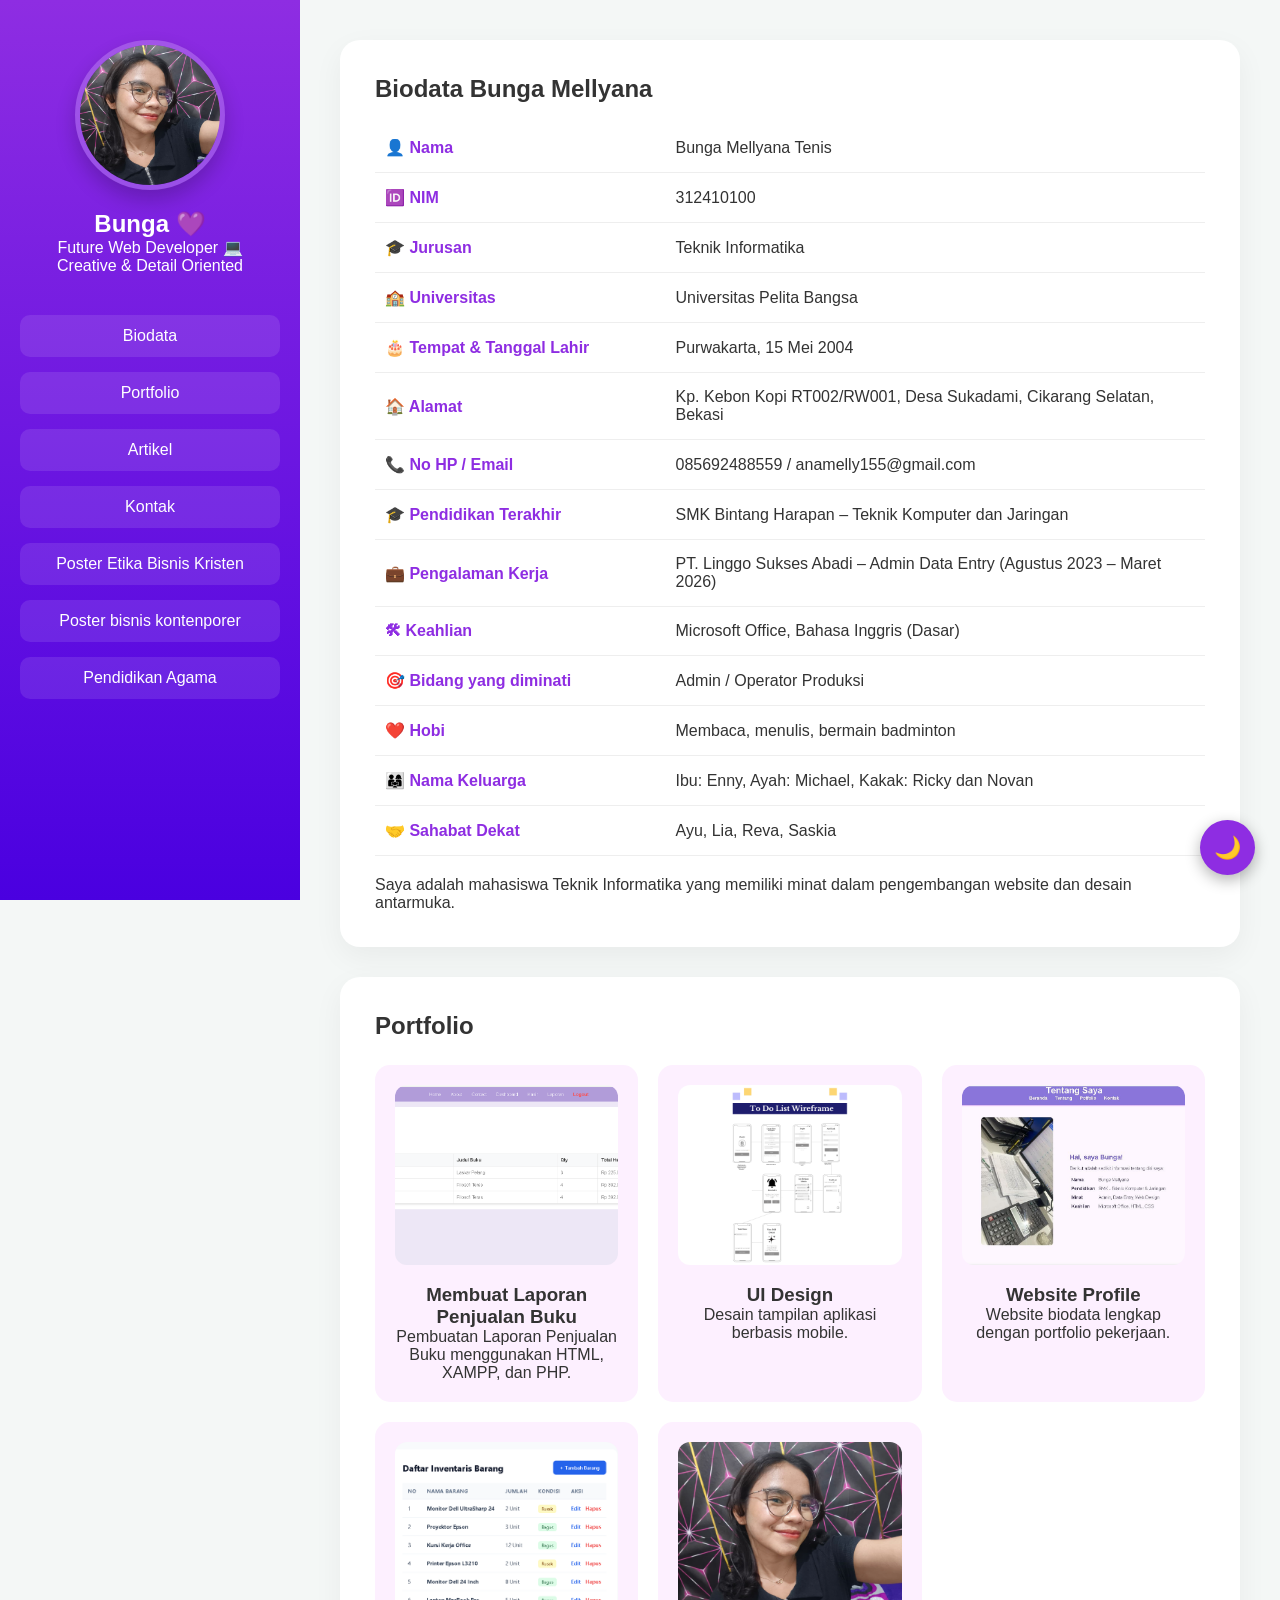
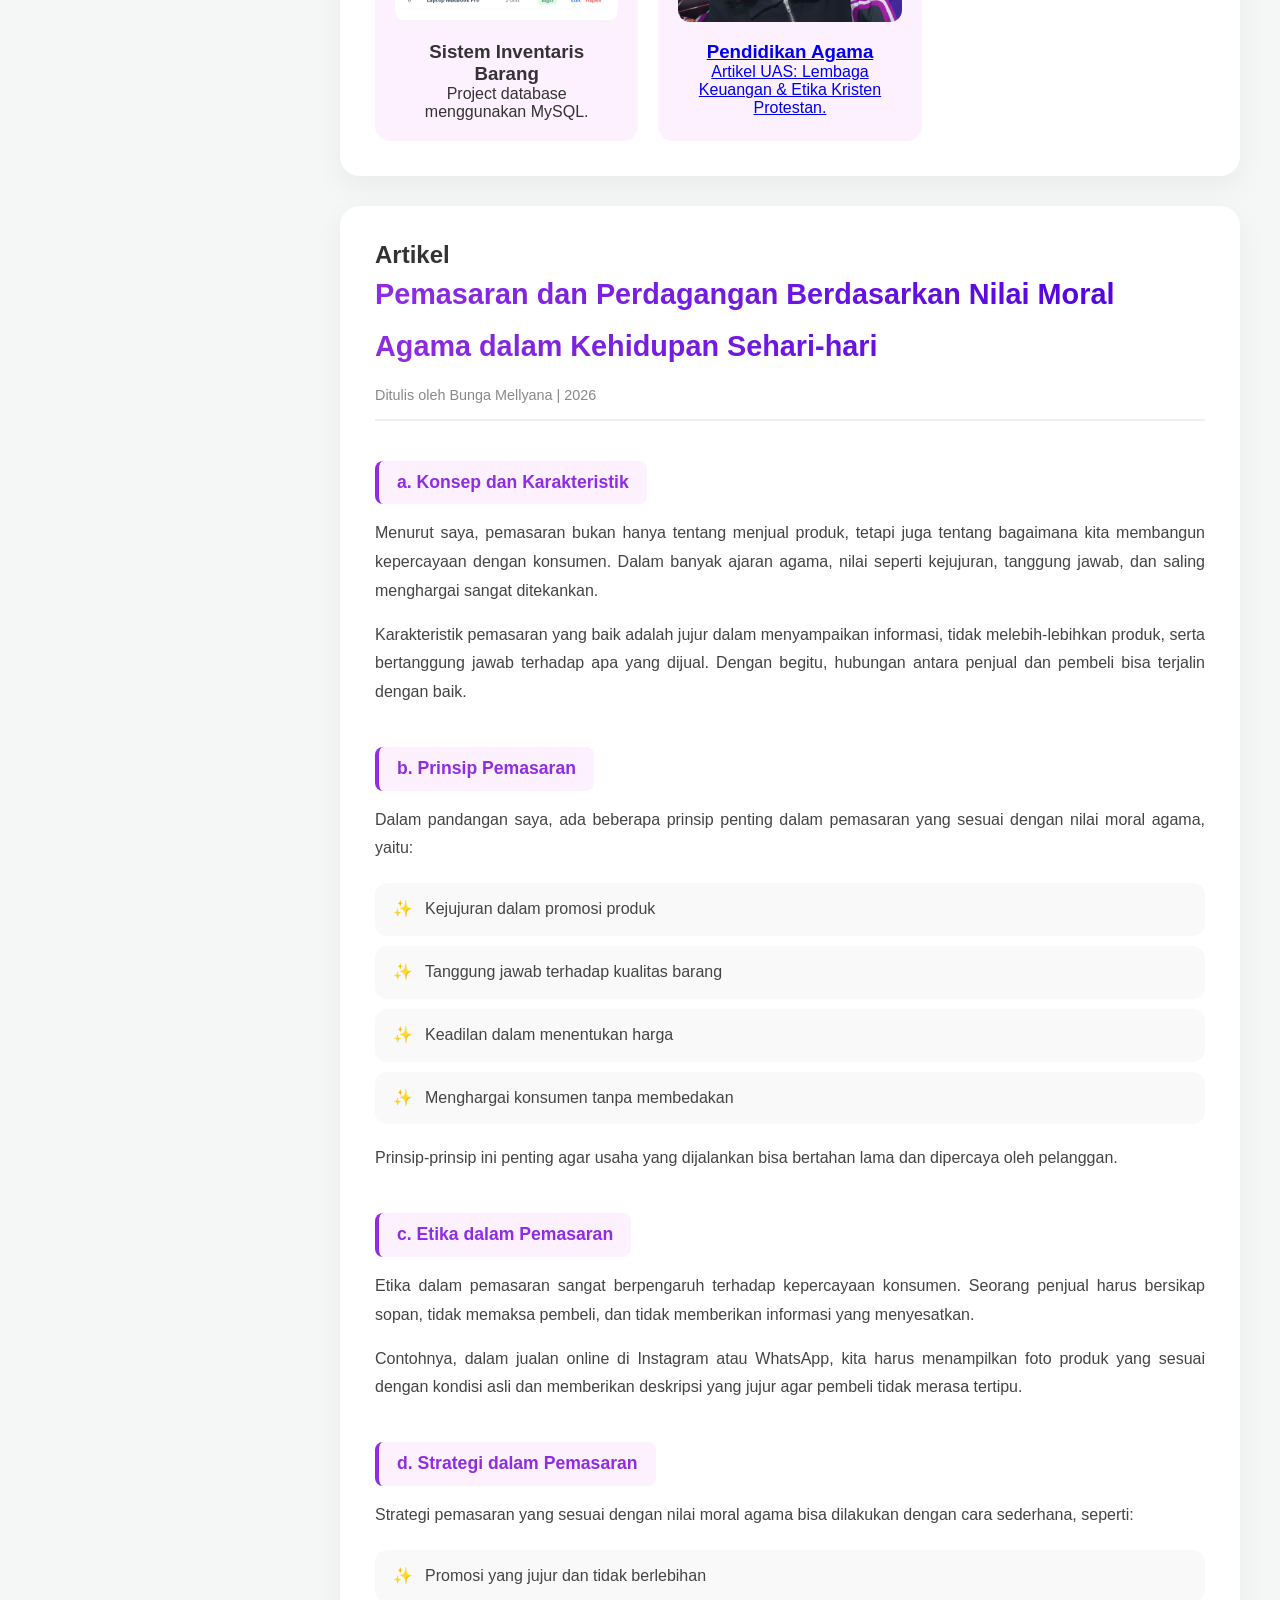
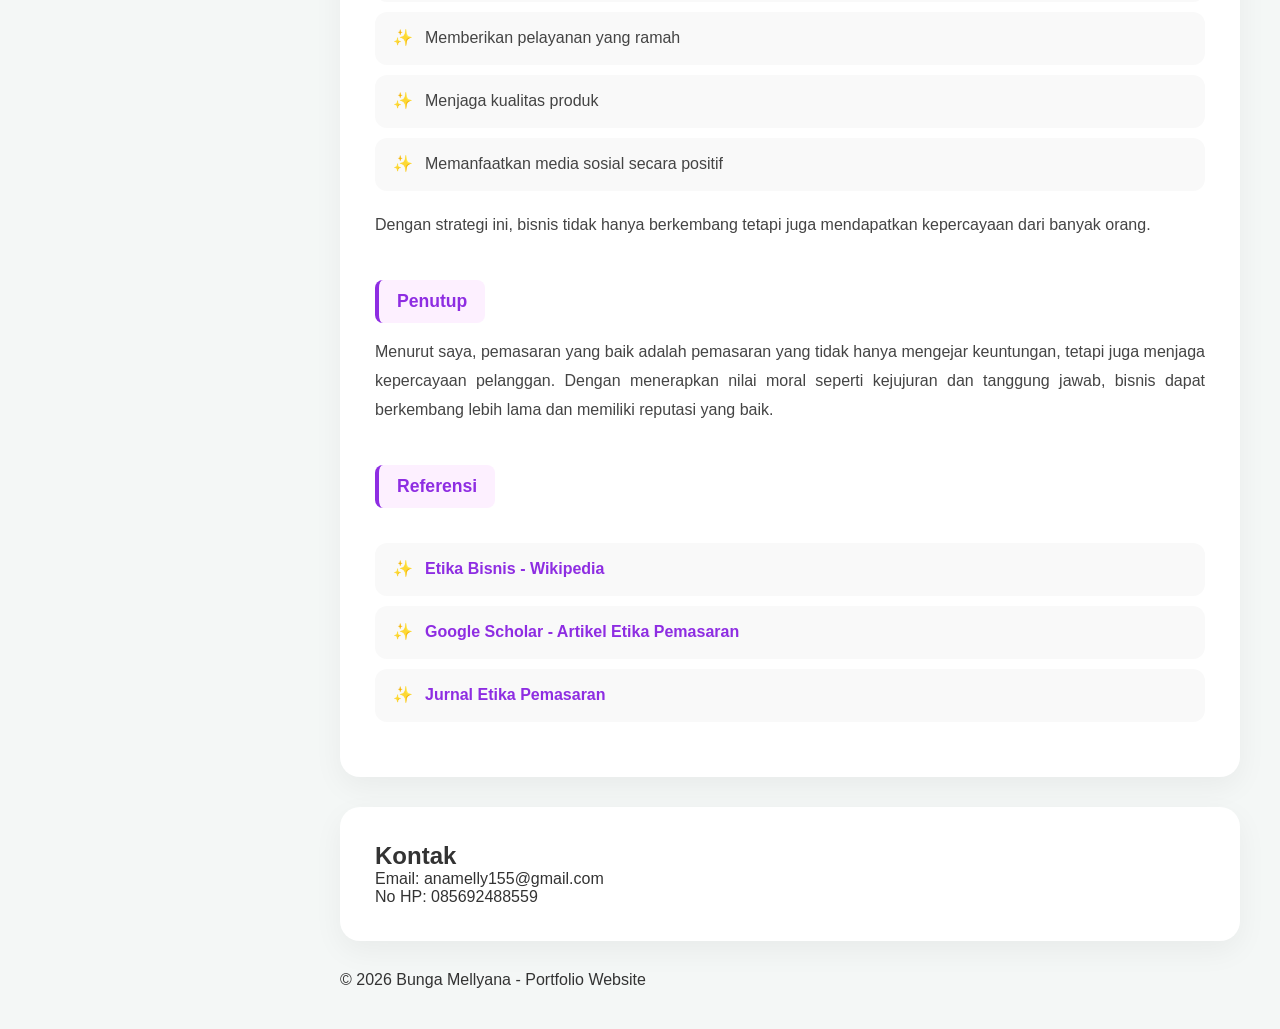
<file: index.html>
<!DOCTYPE html>
<html lang="id">
<head>
    <meta charset="UTF-8">
    <meta name="viewport" content="width=device-width, initial-scale=1.0">
    <title>Portfolio - Bunga Mellyana</title>
    <link rel="stylesheet" href="style.css">
</head>
<body>

<div class="container">

    <!-- SIDEBAR -->
    <aside class="sidebar">
        <div class="profile">
            <div class="circle">
                <img src="me.jpeg" alt="Foto Bunga">
            </div>
            <h2>Bunga 💜</h2>
            <p>Future Web Developer 💻</p>
            <p>Creative & Detail Oriented</p>
        </div>

        <nav class="menu">
            <a href="#about">Biodata</a>
            <a href="#portfolio">Portfolio</a>
            <a href="artikel.html">Artikel</a>
            <a href="#kontak">Kontak</a>
            <a href="poster-etika-bisnis-kristen.html">Poster Etika Bisnis Kristen</a>
            <a href="poster.html">Poster bisnis kontenporer</a>
            <a href="pendidikan-agama.html">Pendidikan Agama</a>
        </nav>
    </aside>

    <!-- CONTENT -->
    <main class="content">

        <!-- BIODATA -->
        <section id="about" class="card">
            <h1>Biodata Bunga Mellyana</h1>
            <table>
                <tr><td class="label">👤 Nama</td><td class="value">Bunga Mellyana Tenis</td></tr>
                <tr><td class="label">🆔 NIM</td><td class="value">312410100</td></tr>
                <tr><td class="label">🎓 Jurusan</td><td class="value">Teknik Informatika</td></tr>
                <tr><td class="label">🏫 Universitas</td><td class="value">Universitas Pelita Bangsa</td></tr>
                <tr><td class="label">🎂 Tempat & Tanggal Lahir</td><td class="value">Purwakarta, 15 Mei 2004</td></tr>
                <tr><td class="label">🏠 Alamat</td><td class="value">Kp. Kebon Kopi RT002/RW001, Desa Sukadami, Cikarang Selatan, Bekasi</td></tr>
                <tr><td class="label">📞 No HP / Email</td><td class="value">085692488559 / anamelly155@gmail.com</td></tr>
                <tr><td class="label">🎓 Pendidikan Terakhir</td><td class="value">SMK Bintang Harapan – Teknik Komputer dan Jaringan</td></tr>
                <tr><td class="label">💼 Pengalaman Kerja</td><td class="value">PT. Linggo Sukses Abadi – Admin Data Entry (Agustus 2023 – Maret 2026)</td></tr>
                <tr><td class="label">🛠 Keahlian</td><td class="value">Microsoft Office, Bahasa Inggris (Dasar)</td></tr>
                <tr><td class="label">🎯 Bidang yang diminati</td><td class="value">Admin / Operator Produksi</td></tr>
                <tr><td class="label">❤️ Hobi</td><td class="value">Membaca, menulis, bermain badminton</td></tr>
                <tr><td class="label">👨‍👩‍👧 Nama Keluarga</td><td class="value">Ibu: Enny, Ayah: Michael, Kakak: Ricky dan Novan</td></tr>
                <tr><td class="label">🤝 Sahabat Dekat</td><td class="value">Ayu, Lia, Reva, Saskia</td></tr>
            </table>
            <p>Saya adalah mahasiswa Teknik Informatika yang memiliki minat dalam pengembangan website dan desain antarmuka.</p>
        </section>

        <!-- PORTFOLIO -->
        <section id="portfolio" class="card">
            <h2>Portfolio</h2>
            <div class="grid">
                <div class="box">
                    <img src="Laporan.png" alt="Laporan Penjualan" class="project-img">
                    <h3>Membuat Laporan Penjualan Buku</h3>
                    <p>Pembuatan Laporan Penjualan Buku menggunakan HTML, XAMPP, dan PHP.</p>
                </div>
                <div class="box">
                    <img src="Wiframe.png" alt="UI Project" class="project-img">
                    <h3>UI Design</h3>
                    <p>Desain tampilan aplikasi berbasis mobile.</p>
                </div>
                <div class="box">
                    <img src="Profile.png" alt="Website Profile" class="project-img">
                    <h3>Website Profile</h3>
                    <p>Website biodata lengkap dengan portfolio pekerjaan.</p>
                </div>
                <div class="box">
                    <img src="Projek Barang.png" alt="Sistem Inventaris" class="project-img">
                    <h3>Sistem Inventaris Barang</h3>
                    <p>Project database menggunakan MySQL.</p>
                </div>
                <div class="box highlight">
                    <a href="pendidikan-agama.html">
                        <img src="me.jpeg" alt="Pendidikan Agama" class="project-img">
                        <h3>Pendidikan Agama</h3>
                        <p>Artikel UAS: Lembaga Keuangan & Etika Kristen Protestan.</p>
                    </a>
                </div>
            </div>
        </section>

        <!-- ARTIKEL -->
<section id="artikel" class="card">
    <h2>Artikel</h2>
    <div class="artikel-box">

        <h3>Pemasaran dan Perdagangan Berdasarkan Nilai Moral Agama dalam Kehidupan Sehari-hari</h3>
        <p class="artikel-info">Ditulis oleh Bunga Mellyana | 2026</p>

        <h4>a. Konsep dan Karakteristik</h4>
        <p>Menurut saya, pemasaran bukan hanya tentang menjual produk, tetapi juga tentang bagaimana kita membangun kepercayaan dengan konsumen. Dalam banyak ajaran agama, nilai seperti kejujuran, tanggung jawab, dan saling menghargai sangat ditekankan.</p>
        <p>Karakteristik pemasaran yang baik adalah jujur dalam menyampaikan informasi, tidak melebih-lebihkan produk, serta bertanggung jawab terhadap apa yang dijual. Dengan begitu, hubungan antara penjual dan pembeli bisa terjalin dengan baik.</p>

        <h4>b. Prinsip Pemasaran</h4>
        <p>Dalam pandangan saya, ada beberapa prinsip penting dalam pemasaran yang sesuai dengan nilai moral agama, yaitu:</p>
        <ul>
            <li>Kejujuran dalam promosi produk</li>
            <li>Tanggung jawab terhadap kualitas barang</li>
            <li>Keadilan dalam menentukan harga</li>
            <li>Menghargai konsumen tanpa membedakan</li>
        </ul>
        <p>Prinsip-prinsip ini penting agar usaha yang dijalankan bisa bertahan lama dan dipercaya oleh pelanggan.</p>

        <h4>c. Etika dalam Pemasaran</h4>
        <p>Etika dalam pemasaran sangat berpengaruh terhadap kepercayaan konsumen. Seorang penjual harus bersikap sopan, tidak memaksa pembeli, dan tidak memberikan informasi yang menyesatkan.</p>
        <p>Contohnya, dalam jualan online di Instagram atau WhatsApp, kita harus menampilkan foto produk yang sesuai dengan kondisi asli dan memberikan deskripsi yang jujur agar pembeli tidak merasa tertipu.</p>

        <h4>d. Strategi dalam Pemasaran</h4>
        <p>Strategi pemasaran yang sesuai dengan nilai moral agama bisa dilakukan dengan cara sederhana, seperti:</p>
        <ul>
            <li>Promosi yang jujur dan tidak berlebihan</li>
            <li>Memberikan pelayanan yang ramah</li>
            <li>Menjaga kualitas produk</li>
            <li>Memanfaatkan media sosial secara positif</li>
        </ul>
        <p>Dengan strategi ini, bisnis tidak hanya berkembang tetapi juga mendapatkan kepercayaan dari banyak orang.</p>

        <h4>Penutup</h4>
        <p>Menurut saya, pemasaran yang baik adalah pemasaran yang tidak hanya mengejar keuntungan, tetapi juga menjaga kepercayaan pelanggan. Dengan menerapkan nilai moral seperti kejujuran dan tanggung jawab, bisnis dapat berkembang lebih lama dan memiliki reputasi yang baik.</p>

        <h4>Referensi</h4>
<ul>
    <li><a href="https://id.wikipedia.org/wiki/Etika_bisnis" target="_blank">Etika Bisnis - Wikipedia</a></li>
    
    <li><a href="https://scholar.google.com/scholar?q=etika+pemasaran+moral+agama" target="_blank">Google Scholar - Artikel Etika Pemasaran</a></li>
    
    <li><a href="https://www.researchgate.net/publication/374945821_ETIKA_PEMASARAN" target="_blank">Jurnal Etika Pemasaran</a></li>
</ul>

    </div>
</section>

        <!-- KONTAK -->
        <section id="kontak" class="card">
            <h2>Kontak</h2>
            <p>Email: anamelly155@gmail.com</p>
            <p>No HP: 085692488559</p>
        </section>

        <!-- FOOTER -->
        <footer>
            © 2026 Bunga Mellyana - Portfolio Website
        </footer>

    </main>

</div>
<button class="toggle-dark" onclick="toggleDarkMode()">🌙</button>

<script>
function toggleDarkMode() {
    document.body.classList.toggle("dark");
}
</script>
</body>
</html>
</file>
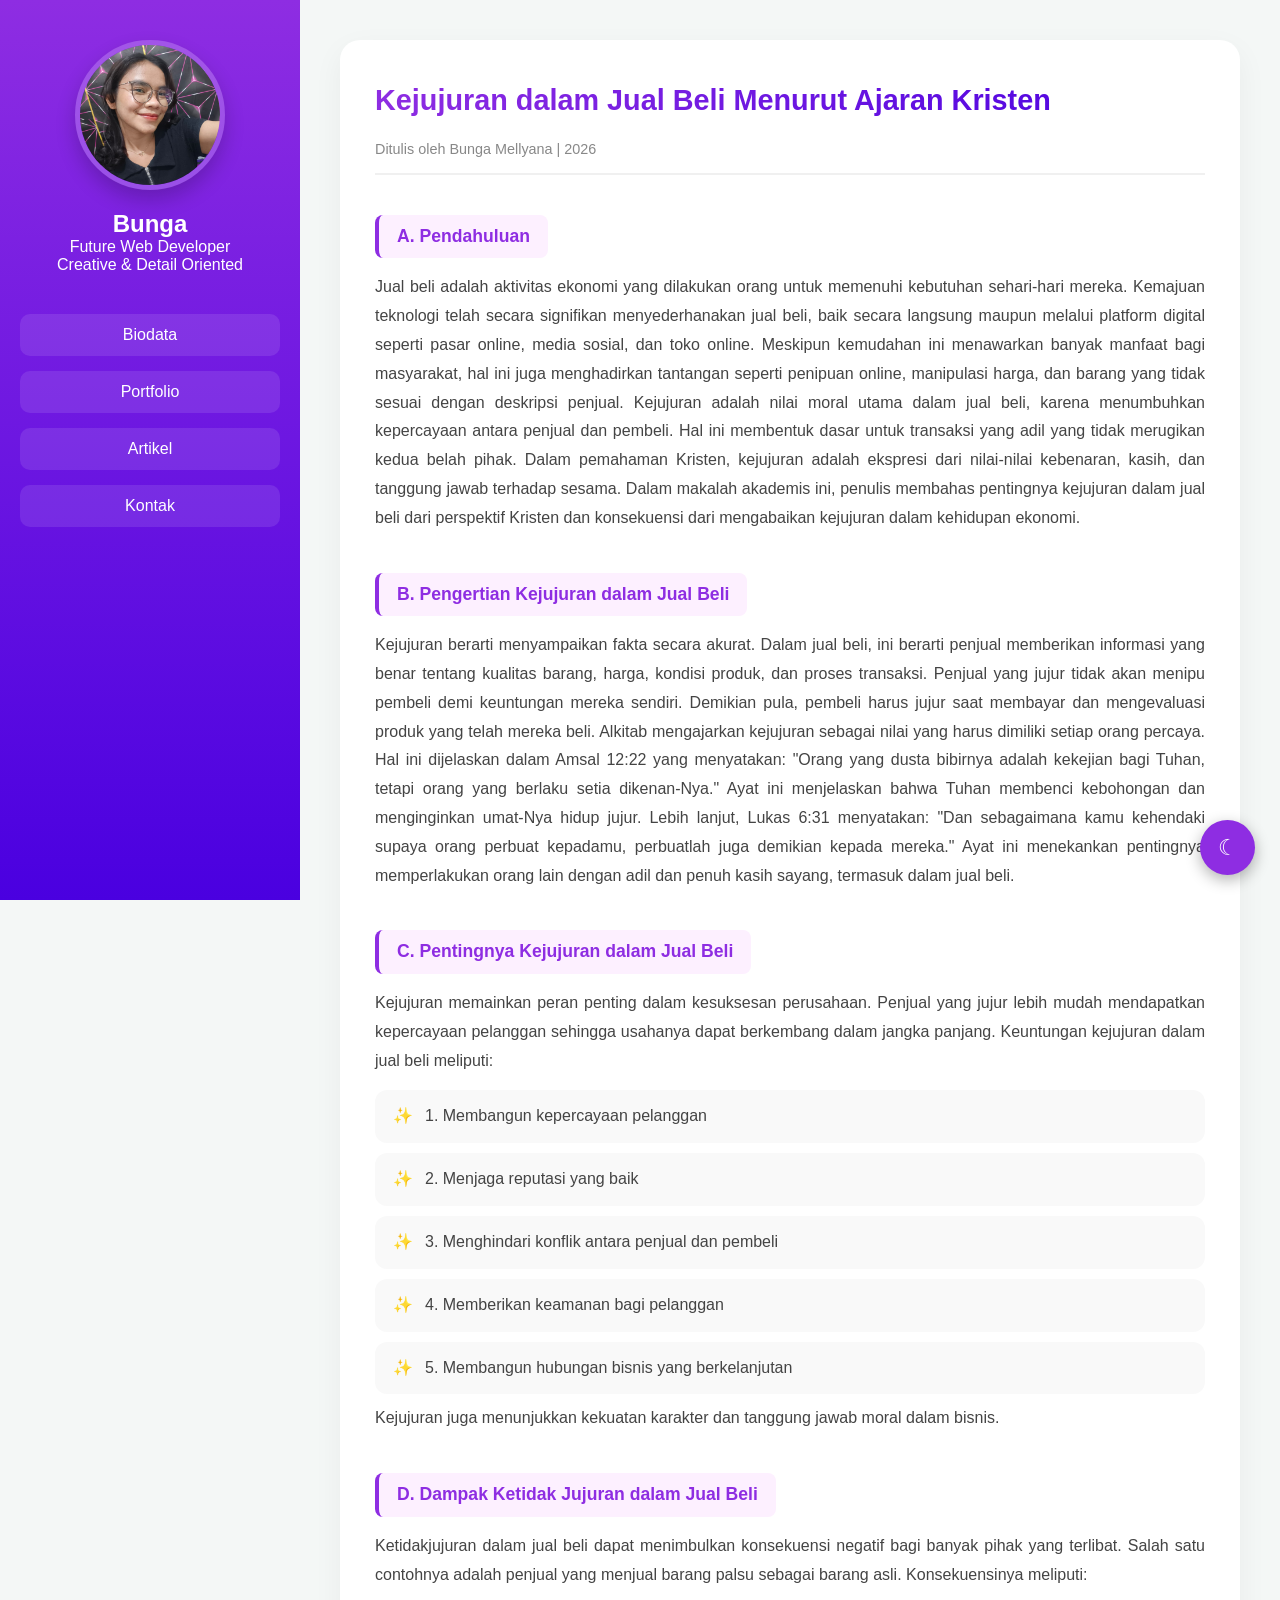
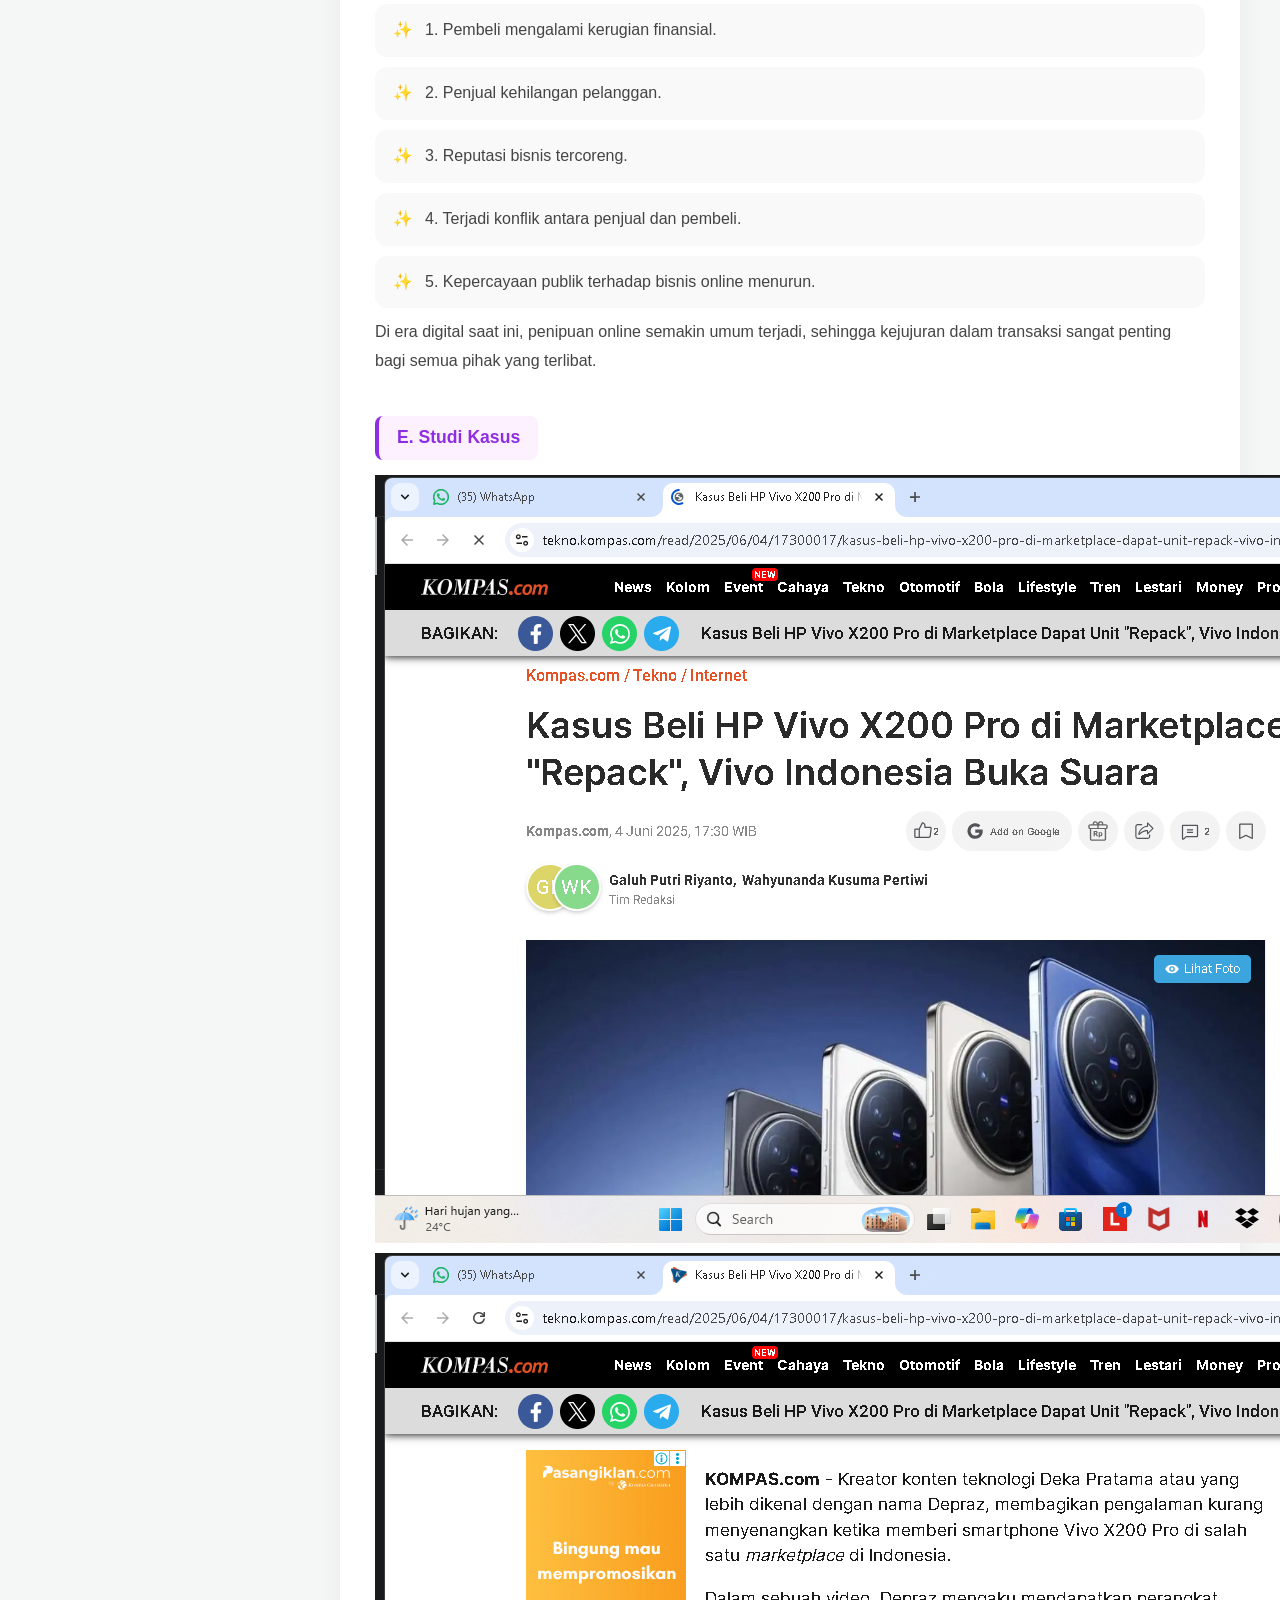
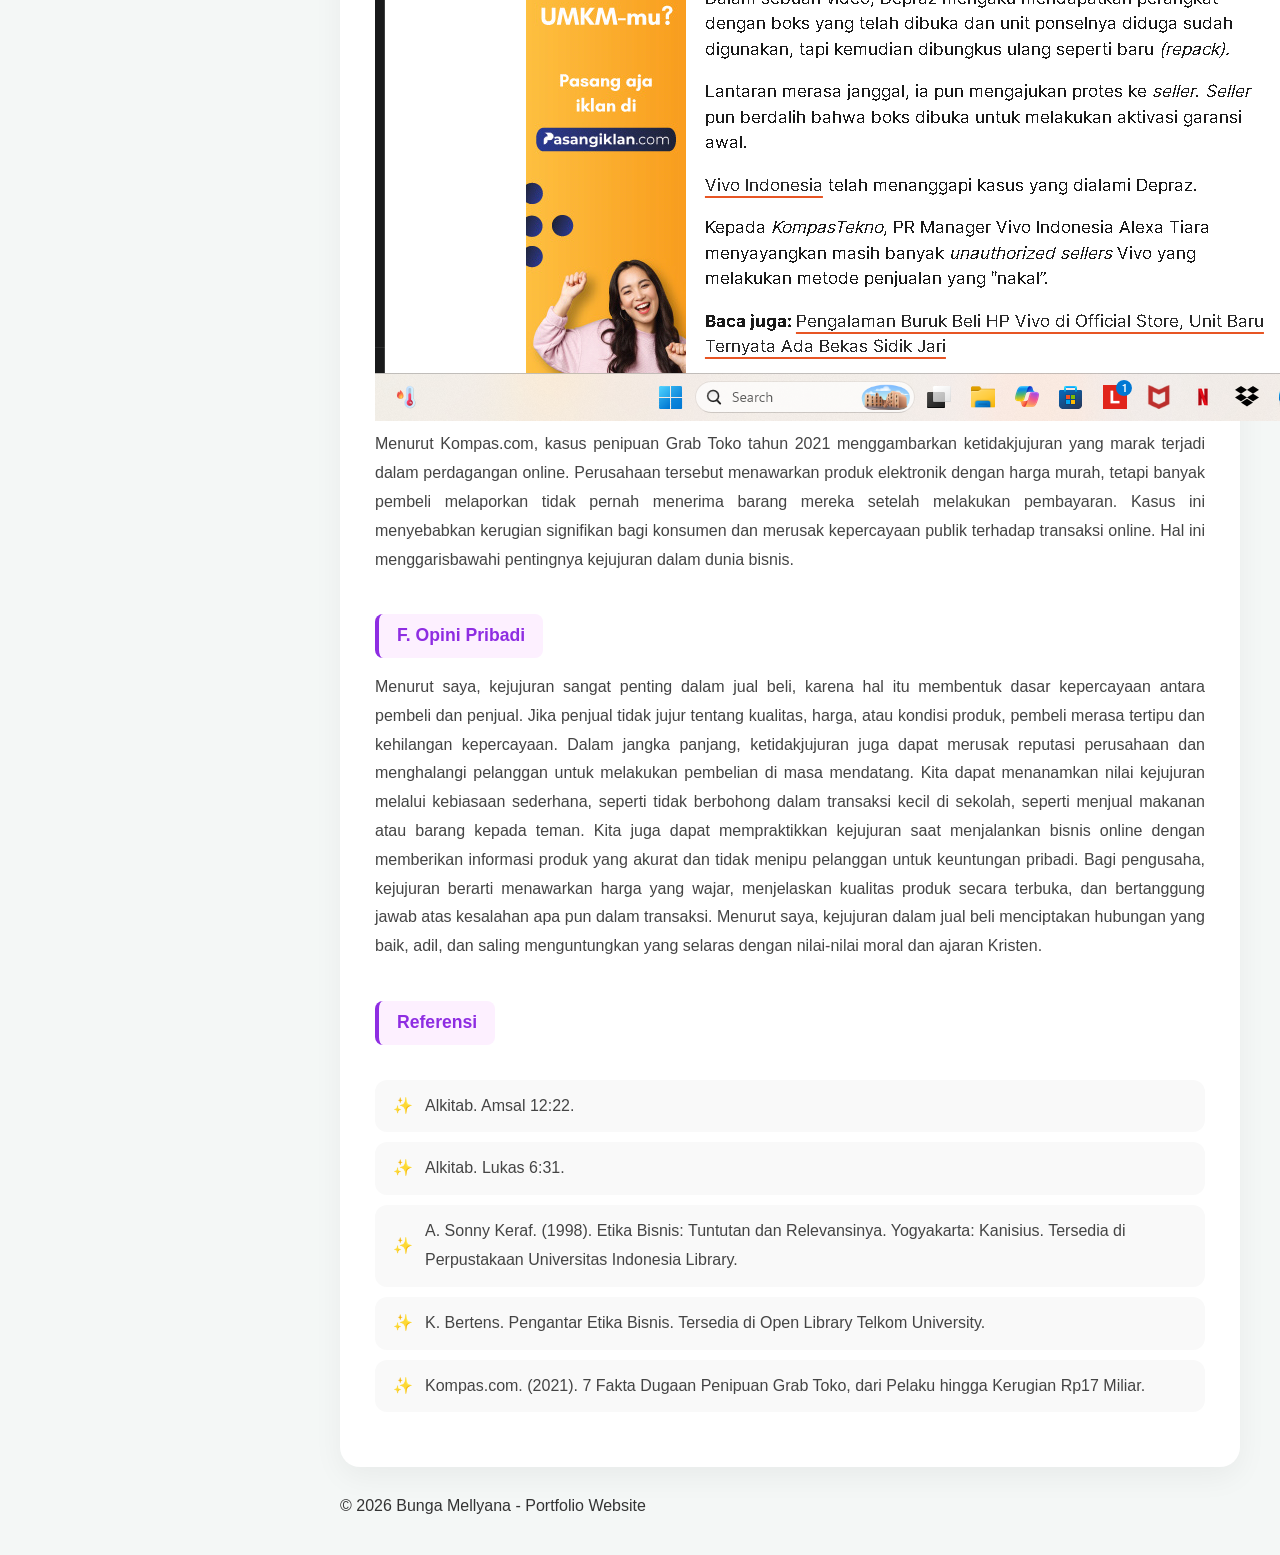
<file: artikel.html>
<!DOCTYPE html>
<html lang="id">
<head>
    <meta charset="UTF-8">
    <meta name="viewport" content="width=device-width, initial-scale=1.0">
    <title>Artikel - Kejujuran dalam Jual Beli</title>
    <link rel="stylesheet" href="style.css">
</head>
<body>

<div class="container">

    <!-- SIDEBAR -->
    <aside class="sidebar">
        <div class="profile">
            <div class="circle">
                <img src="me.jpeg" alt="Foto Bunga">
            </div>
            <h2>Bunga</h2>
            <p>Future Web Developer</p>
            <p>Creative & Detail Oriented</p>
        </div>

        <nav class="menu">
            <a href="index.html#about">Biodata</a>
            <a href="index.html#portfolio">Portfolio</a>
            <a href="artikel.html">Artikel</a>
            <a href="index.html#kontak">Kontak</a>
        </nav>
    </aside>

    <!-- CONTENT -->
    <main class="content">

        <section class="card">
            <div class="artikel-box">
                <h3>Kejujuran dalam Jual Beli Menurut Ajaran Kristen</h3>
                <p class="artikel-info">Ditulis oleh Bunga Mellyana | 2026</p>

                <h4>A. Pendahuluan</h4>
                <p>
                    Jual beli adalah aktivitas ekonomi yang dilakukan orang untuk memenuhi kebutuhan sehari-hari mereka. Kemajuan teknologi telah secara signifikan menyederhanakan jual beli, baik secara langsung maupun melalui platform digital seperti pasar online, media sosial, dan toko online. Meskipun kemudahan ini menawarkan banyak manfaat bagi masyarakat, hal ini juga menghadirkan tantangan seperti penipuan online, manipulasi harga, dan barang yang tidak sesuai dengan deskripsi penjual.
                    Kejujuran adalah nilai moral utama dalam jual beli, karena menumbuhkan kepercayaan antara penjual dan pembeli. Hal ini membentuk dasar untuk transaksi yang adil yang tidak merugikan kedua belah pihak. Dalam pemahaman Kristen, kejujuran adalah ekspresi dari nilai-nilai kebenaran, kasih, dan tanggung jawab terhadap sesama.
                    Dalam makalah akademis ini, penulis membahas pentingnya kejujuran dalam jual beli dari perspektif Kristen dan konsekuensi dari mengabaikan kejujuran dalam kehidupan ekonomi.
                </p>

                <h4>B. Pengertian Kejujuran dalam Jual Beli</h4>
                <p>
                    Kejujuran berarti menyampaikan fakta secara akurat. Dalam jual beli, ini berarti penjual memberikan informasi yang benar tentang kualitas barang, harga, kondisi produk, dan proses transaksi.
                    Penjual yang jujur tidak akan menipu pembeli demi keuntungan mereka sendiri. Demikian pula, pembeli harus jujur saat membayar dan mengevaluasi produk yang telah mereka beli.
                    Alkitab mengajarkan kejujuran sebagai nilai yang harus dimiliki setiap orang percaya. 
                    Hal ini dijelaskan dalam Amsal 12:22 yang menyatakan:
                    "Orang yang dusta bibirnya adalah kekejian bagi Tuhan, tetapi orang yang berlaku setia dikenan-Nya."

                    Ayat ini menjelaskan bahwa Tuhan membenci kebohongan dan menginginkan umat-Nya hidup jujur.

                    Lebih lanjut, Lukas 6:31 menyatakan:
                    "Dan sebagaimana kamu kehendaki supaya orang perbuat kepadamu, perbuatlah juga demikian kepada mereka."

                    Ayat ini menekankan pentingnya memperlakukan orang lain dengan adil dan penuh kasih sayang, termasuk dalam jual beli.
                </p>

                <h4>C. Pentingnya Kejujuran dalam Jual Beli</h4>
                <p>
                   Kejujuran memainkan peran penting dalam kesuksesan perusahaan. Penjual yang jujur lebih mudah mendapatkan kepercayaan pelanggan sehingga usahanya dapat berkembang dalam jangka panjang.
                   Keuntungan kejujuran dalam jual beli meliputi:
                   <li>1. Membangun kepercayaan pelanggan</li>
                   <li>2. Menjaga reputasi yang baik</li>
                   <li>3. Menghindari konflik antara penjual dan pembeli</li>
                   <li>4. Memberikan keamanan bagi pelanggan</li>
                   <li>5. Membangun hubungan bisnis yang berkelanjutan</li>
                   Kejujuran juga menunjukkan kekuatan karakter dan tanggung jawab moral dalam bisnis.

                </p>

                <h4>D. Dampak Ketidak Jujuran dalam Jual Beli</h4>
                <p>
                    Ketidakjujuran dalam jual beli dapat menimbulkan konsekuensi negatif bagi banyak pihak yang terlibat. Salah satu contohnya adalah penjual yang menjual barang palsu sebagai barang asli.
                    Konsekuensinya meliputi:
                   <li>1. Pembeli mengalami kerugian finansial.</li>
                    <li>2. Penjual kehilangan pelanggan.</li>
                    <li>3. Reputasi bisnis tercoreng.</li>
                    <li>4. Terjadi konflik antara penjual dan pembeli.</li>
                    <li>5. Kepercayaan publik terhadap bisnis online menurun.</li>
                    Di era digital saat ini, penipuan online semakin umum terjadi, sehingga kejujuran dalam transaksi sangat penting bagi semua pihak yang terlibat.
                </p>

                <h4>E. Studi Kasus</h4>
                <img src="Studi Kasus1.png" alt="Studi Kasus">
                <img src="Studi Kasus2.png" alt="Studi Kasus">
                <p>
                    Menurut Kompas.com, kasus penipuan Grab Toko tahun 2021 menggambarkan ketidakjujuran yang marak terjadi dalam perdagangan online. Perusahaan tersebut menawarkan produk elektronik dengan harga murah, tetapi banyak pembeli melaporkan tidak pernah menerima barang mereka setelah melakukan pembayaran.
                    Kasus ini menyebabkan kerugian signifikan bagi konsumen dan merusak kepercayaan publik terhadap transaksi online. Hal ini menggarisbawahi pentingnya kejujuran dalam dunia bisnis.
                </p>

                <h4>F. Opini Pribadi</h4>
                <p>
                    Menurut saya, kejujuran sangat penting dalam jual beli, karena hal itu membentuk dasar kepercayaan antara pembeli dan penjual. Jika penjual tidak jujur tentang kualitas, harga, atau kondisi produk, pembeli merasa tertipu dan kehilangan kepercayaan. Dalam jangka panjang, ketidakjujuran juga dapat merusak reputasi perusahaan dan menghalangi pelanggan untuk melakukan pembelian di masa mendatang.
                    Kita dapat menanamkan nilai kejujuran melalui kebiasaan sederhana, seperti tidak berbohong dalam transaksi kecil di sekolah, seperti menjual makanan atau barang kepada teman. Kita juga dapat mempraktikkan kejujuran saat menjalankan bisnis online dengan memberikan informasi produk yang akurat dan tidak menipu pelanggan untuk keuntungan pribadi.
                    Bagi pengusaha, kejujuran berarti menawarkan harga yang wajar, menjelaskan kualitas produk secara terbuka, dan bertanggung jawab atas kesalahan apa pun dalam transaksi. Menurut saya, kejujuran dalam jual beli menciptakan hubungan yang baik, adil, dan saling menguntungkan yang selaras dengan nilai-nilai moral dan ajaran Kristen.
                </p>

                <h4>Referensi</h4>
                <ul>
                    <li>Alkitab. Amsal 12:22.</li>
                    <li>Alkitab. Lukas 6:31.</li>
                    <li>A. Sonny Keraf. (1998). Etika Bisnis: Tuntutan dan Relevansinya. Yogyakarta: Kanisius. Tersedia di Perpustakaan Universitas Indonesia Library.</li>
                    <li>K. Bertens. Pengantar Etika Bisnis. Tersedia di Open Library Telkom University.</li>
                    <li>Kompas.com. (2021). 7 Fakta Dugaan Penipuan Grab Toko, dari Pelaku hingga Kerugian Rp17 Miliar.</li>
                </ul>
            </div>
        </section>

        <!-- FOOTER -->
        <footer>
            &copy; 2026 Bunga Mellyana - Portfolio Website
        </footer>

    </main>

</div>
<button class="toggle-dark" onclick="toggleDarkMode()">&#9790;</button>

<script>
function toggleDarkMode() {
    document.body.classList.toggle("dark");
}
</script>
</body>
</html>
</file>
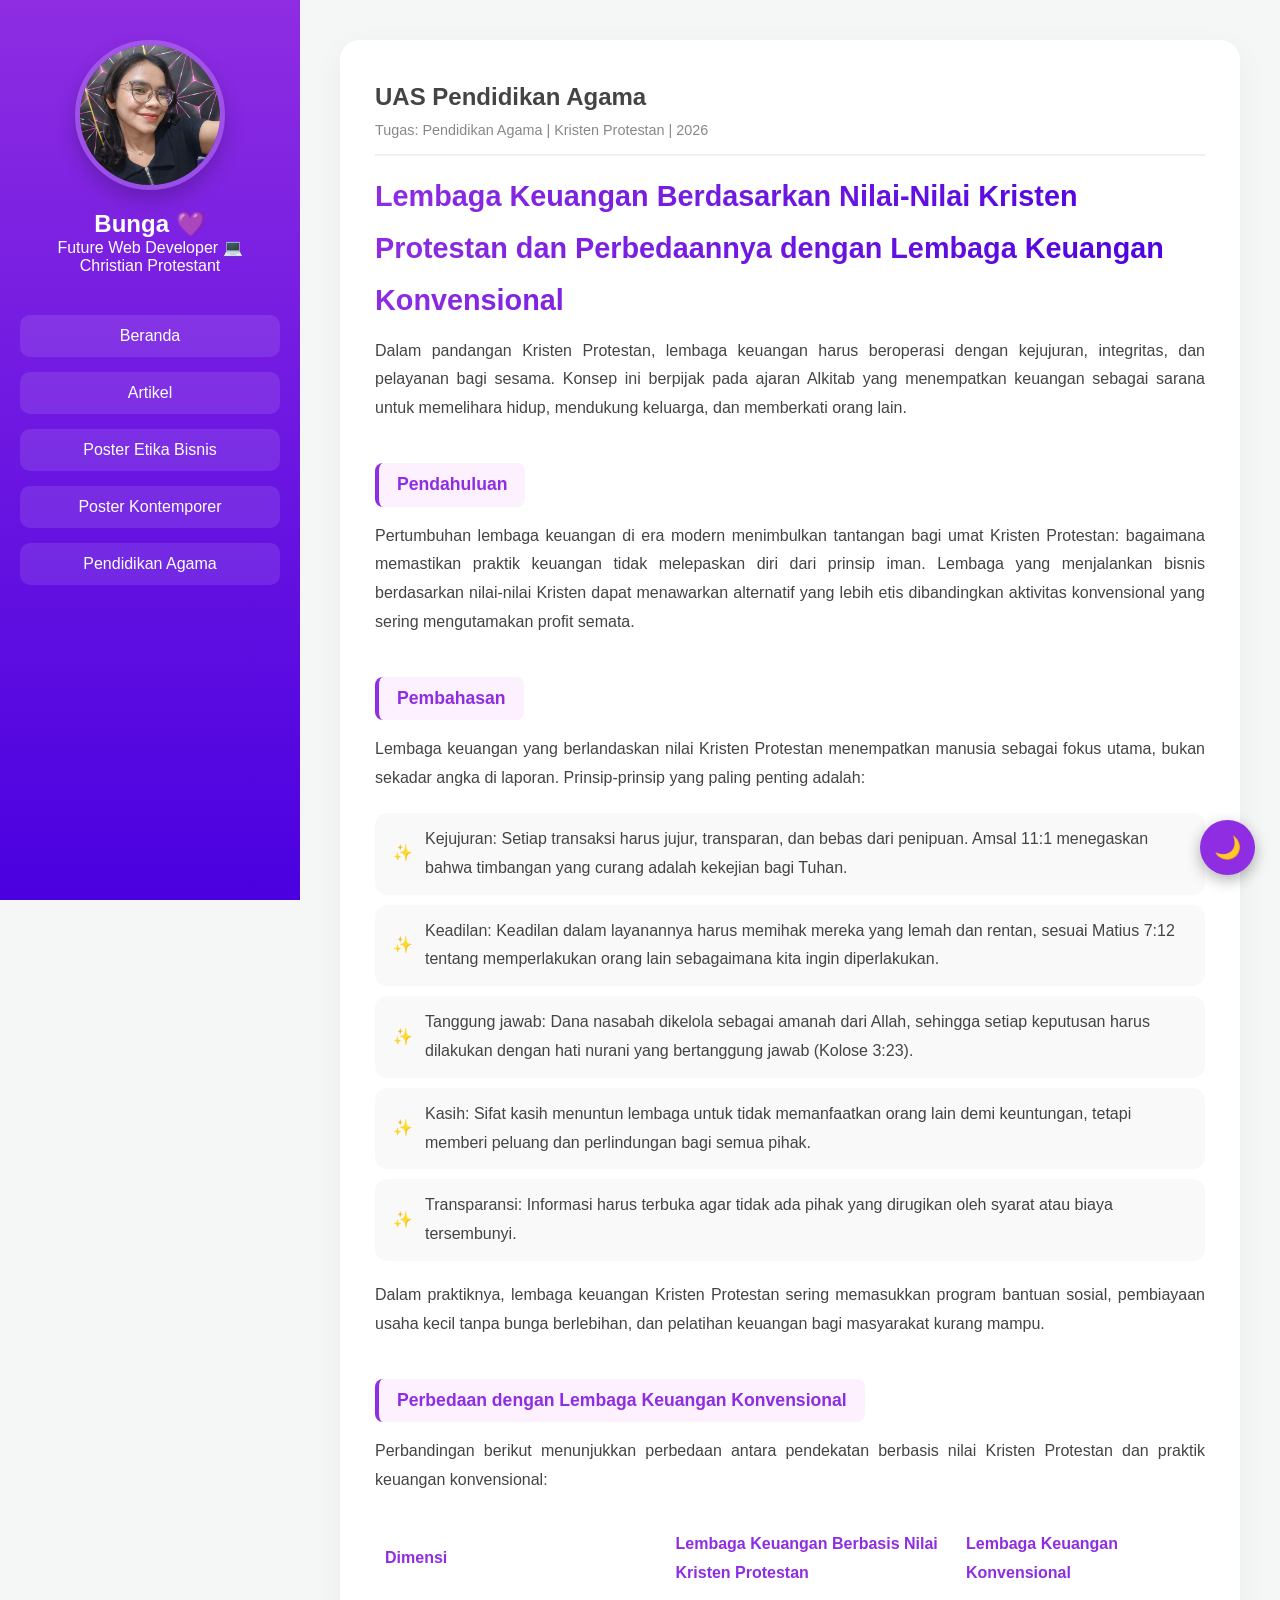
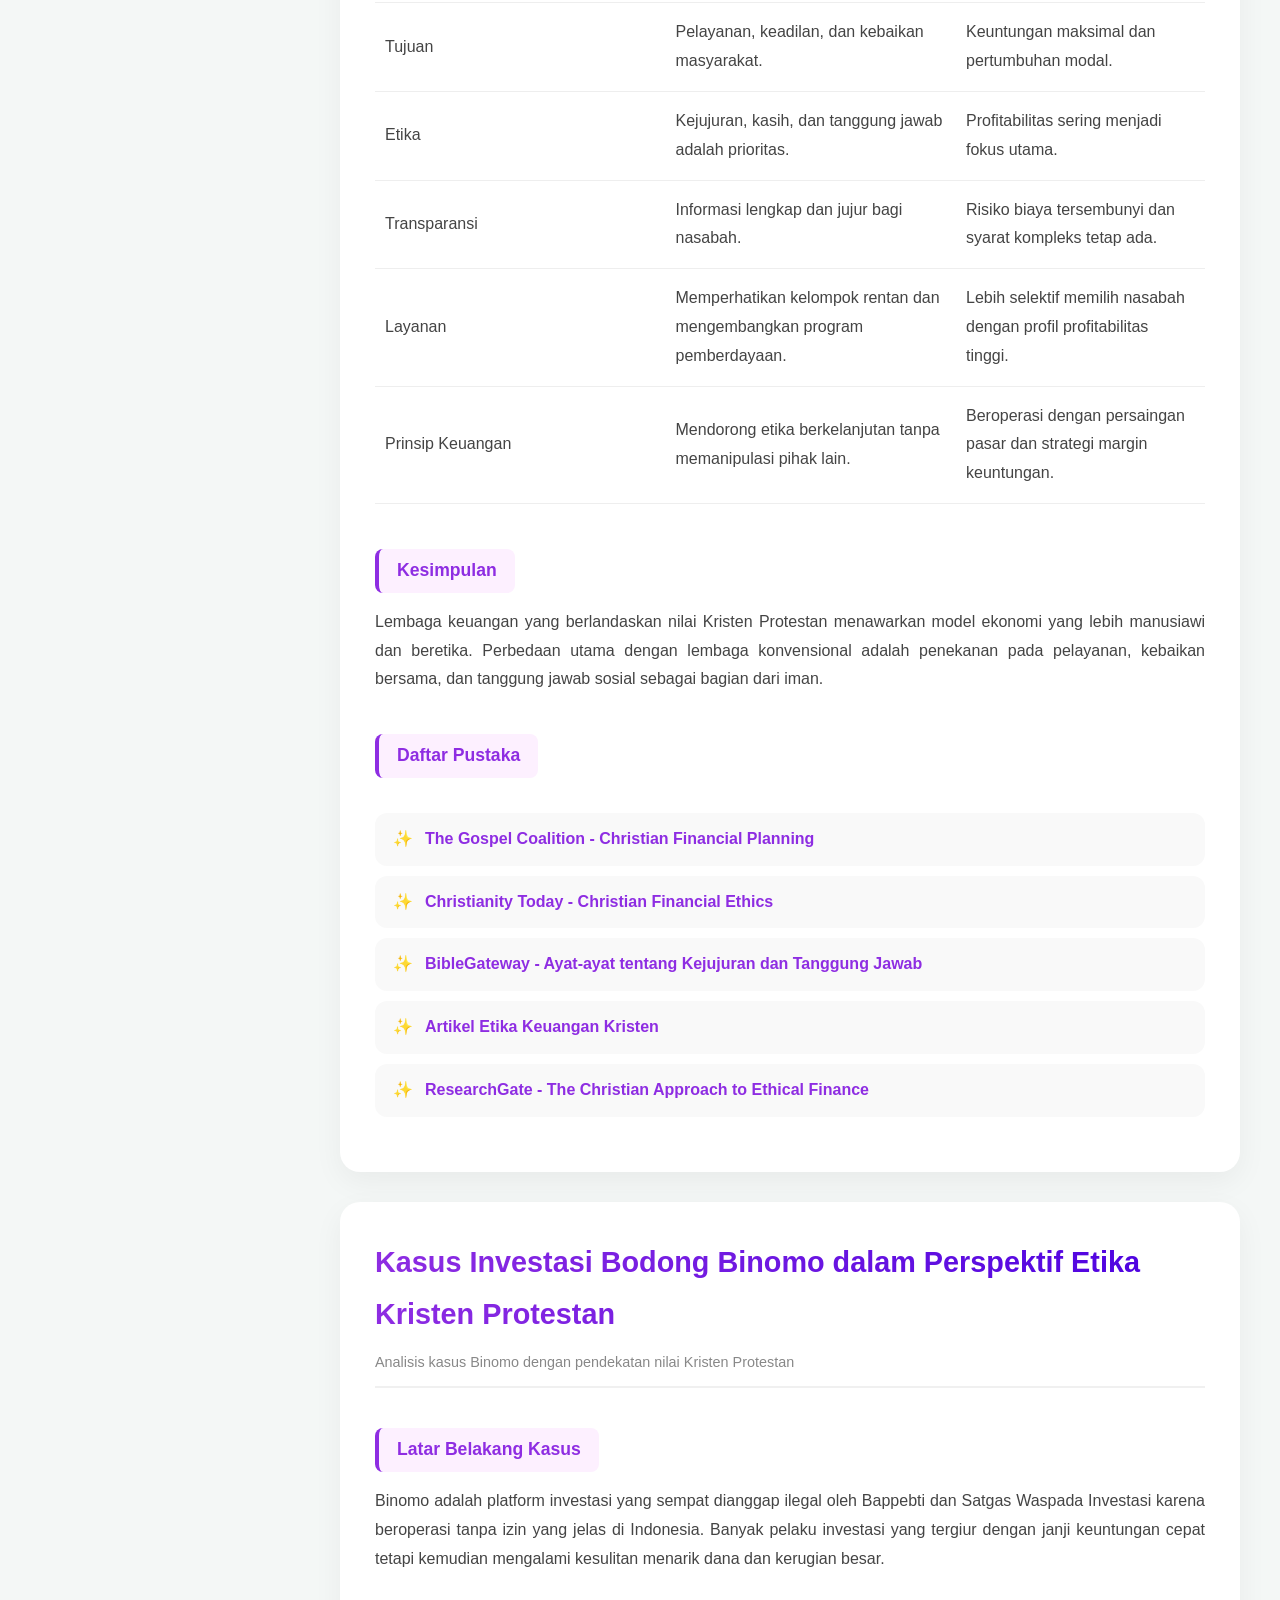
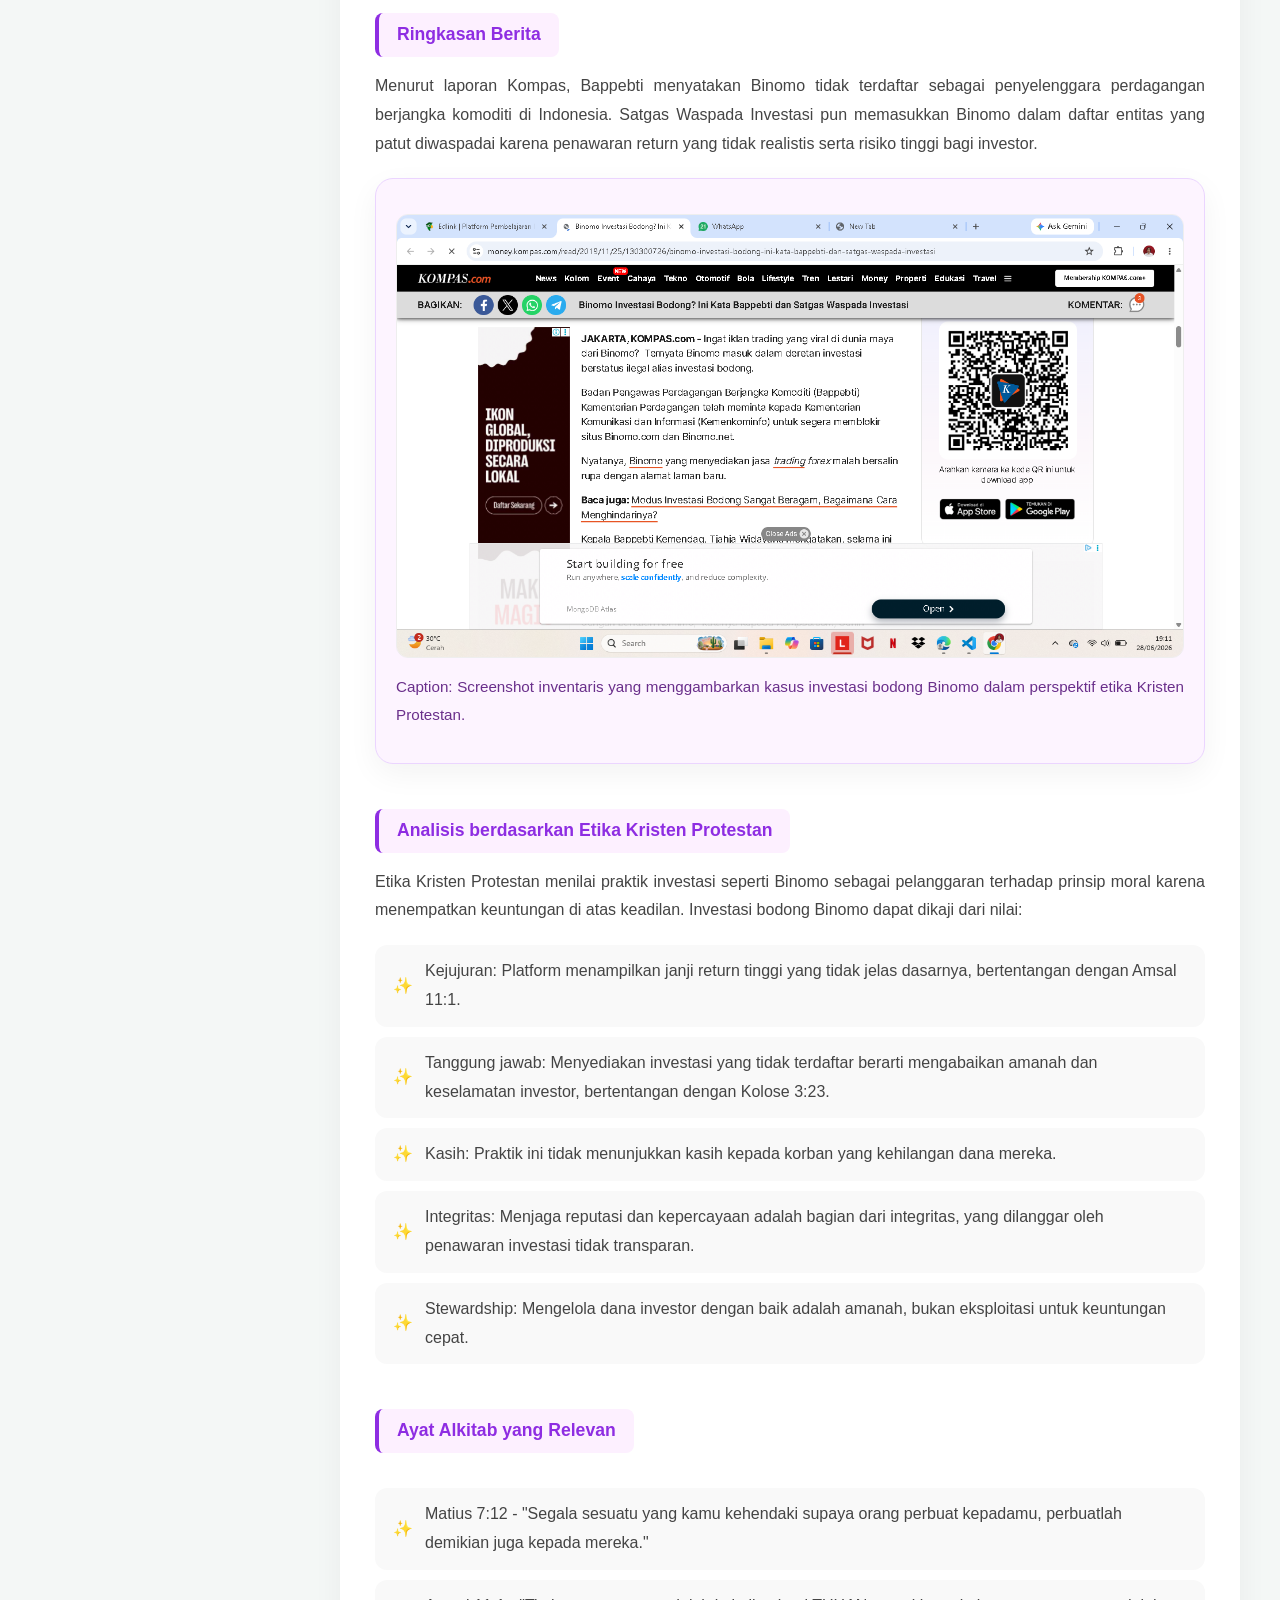
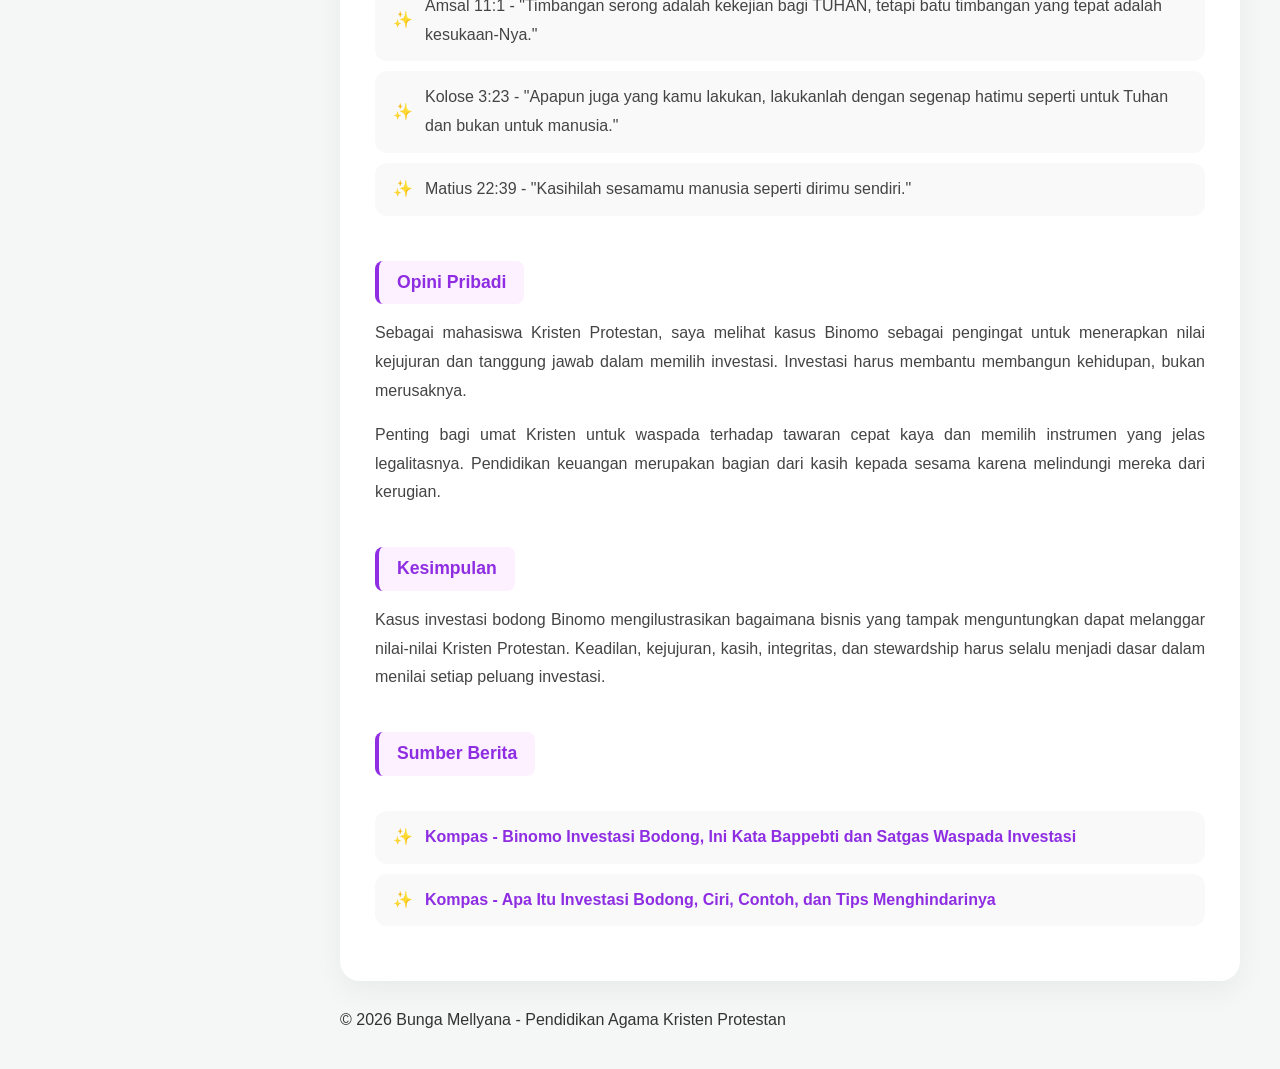
<file: pendidikan-agama.html>
<!DOCTYPE html>
<html lang="id">
<head>
    <meta charset="UTF-8">
    <meta name="viewport" content="width=device-width, initial-scale=1.0">
    <title>UAS Pendidikan Agama - Kristen Protestan</title>
    <link rel="stylesheet" href="style.css">
</head>
<body>
<div class="container">
    <aside class="sidebar">
        <div class="profile">
            <div class="circle">
                <img src="me.jpeg" alt="Foto Bunga">
            </div>
            <h2>Bunga 💜</h2>
            <p>Future Web Developer 💻</p>
            <p>Christian Protestant</p>
        </div>
        <nav class="menu">
            <a href="index.html">Beranda</a>
            <a href="artikel.html">Artikel</a>
            <a href="poster-etika-bisnis-kristen.html">Poster Etika Bisnis</a>
            <a href="poster.html">Poster Kontemporer</a>
            <a href="pendidikan-agama.html">Pendidikan Agama</a>
        </nav>
    </aside>

    <main class="content">
        <section class="card artikel-box">
            <h1>UAS Pendidikan Agama</h1>
            <p class="artikel-info">Tugas: Pendidikan Agama | Kristen Protestan | 2026</p>

            <h3>Lembaga Keuangan Berdasarkan Nilai-Nilai Kristen Protestan dan Perbedaannya dengan Lembaga Keuangan Konvensional</h3>
            <p>Dalam pandangan Kristen Protestan, lembaga keuangan harus beroperasi dengan kejujuran, integritas, dan pelayanan bagi sesama. Konsep ini berpijak pada ajaran Alkitab yang menempatkan keuangan sebagai sarana untuk memelihara hidup, mendukung keluarga, dan memberkati orang lain.</p>

            <h4>Pendahuluan</h4>
            <p>Pertumbuhan lembaga keuangan di era modern menimbulkan tantangan bagi umat Kristen Protestan: bagaimana memastikan praktik keuangan tidak melepaskan diri dari prinsip iman. Lembaga yang menjalankan bisnis berdasarkan nilai-nilai Kristen dapat menawarkan alternatif yang lebih etis dibandingkan aktivitas konvensional yang sering mengutamakan profit semata.</p>

            <h4>Pembahasan</h4>
            <p>Lembaga keuangan yang berlandaskan nilai Kristen Protestan menempatkan manusia sebagai fokus utama, bukan sekadar angka di laporan. Prinsip-prinsip yang paling penting adalah:</p>
            <ul>
                <li>Kejujuran: Setiap transaksi harus jujur, transparan, dan bebas dari penipuan. Amsal 11:1 menegaskan bahwa timbangan yang curang adalah kekejian bagi Tuhan.</li>
                <li>Keadilan: Keadilan dalam layanannya harus memihak mereka yang lemah dan rentan, sesuai Matius 7:12 tentang memperlakukan orang lain sebagaimana kita ingin diperlakukan.</li>
                <li>Tanggung jawab: Dana nasabah dikelola sebagai amanah dari Allah, sehingga setiap keputusan harus dilakukan dengan hati nurani yang bertanggung jawab (Kolose 3:23).</li>
                <li>Kasih: Sifat kasih menuntun lembaga untuk tidak memanfaatkan orang lain demi keuntungan, tetapi memberi peluang dan perlindungan bagi semua pihak.</li>
                <li>Transparansi: Informasi harus terbuka agar tidak ada pihak yang dirugikan oleh syarat atau biaya tersembunyi.</li>
            </ul>
            <p>Dalam praktiknya, lembaga keuangan Kristen Protestan sering memasukkan program bantuan sosial, pembiayaan usaha kecil tanpa bunga berlebihan, dan pelatihan keuangan bagi masyarakat kurang mampu.</p>

            <h4>Perbedaan dengan Lembaga Keuangan Konvensional</h4>
            <p>Perbandingan berikut menunjukkan perbedaan antara pendekatan berbasis nilai Kristen Protestan dan praktik keuangan konvensional:</p>
            <table>
                <tr>
                    <td class="label">Dimensi</td>
                    <td class="label">Lembaga Keuangan Berbasis Nilai Kristen Protestan</td>
                    <td class="label">Lembaga Keuangan Konvensional</td>
                </tr>
                <tr>
                    <td>Tujuan</td>
                    <td>Pelayanan, keadilan, dan kebaikan masyarakat.</td>
                    <td>Keuntungan maksimal dan pertumbuhan modal.</td>
                </tr>
                <tr>
                    <td>Etika</td>
                    <td>Kejujuran, kasih, dan tanggung jawab adalah prioritas.</td>
                    <td>Profitabilitas sering menjadi fokus utama.</td>
                </tr>
                <tr>
                    <td>Transparansi</td>
                    <td>Informasi lengkap dan jujur bagi nasabah.</td>
                    <td>Risiko biaya tersembunyi dan syarat kompleks tetap ada.</td>
                </tr>
                <tr>
                    <td>Layanan</td>
                    <td>Memperhatikan kelompok rentan dan mengembangkan program pemberdayaan.</td>
                    <td>Lebih selektif memilih nasabah dengan profil profitabilitas tinggi.</td>
                </tr>
                <tr>
                    <td>Prinsip Keuangan</td>
                    <td>Mendorong etika berkelanjutan tanpa memanipulasi pihak lain.</td>
                    <td>Beroperasi dengan persaingan pasar dan strategi margin keuntungan.</td>
                </tr>
            </table>

            <h4>Kesimpulan</h4>
            <p>Lembaga keuangan yang berlandaskan nilai Kristen Protestan menawarkan model ekonomi yang lebih manusiawi dan beretika. Perbedaan utama dengan lembaga konvensional adalah penekanan pada pelayanan, kebaikan bersama, dan tanggung jawab sosial sebagai bagian dari iman.</p>

            <h4>Daftar Pustaka</h4>
            <ul>
                <li><a href="https://www.thegospelcoalition.org/article/christian-financial-planning/" target="_blank">The Gospel Coalition - Christian Financial Planning</a></li>
                <li><a href="https://www.christianitytoday.com/ct/2015/june-web-only/christian-financial-ethics.html" target="_blank">Christianity Today - Christian Financial Ethics</a></li>
                <li><a href="https://www.biblegateway.com/passage/?search=Proverbs+11%3A1%2C+Matthew+7%3A12%2C+Colossians+3%3A23" target="_blank">BibleGateway - Ayat-ayat tentang Kejujuran dan Tanggung Jawab</a></li>
                <li><a href="https://www.search.com/ethical-christian-finance" target="_blank">Artikel Etika Keuangan Kristen</a></li>
                <li><a href="https://www.researchgate.net/publication/333712579_The_Christian_Approach_to_Ethical_Finance" target="_blank">ResearchGate - The Christian Approach to Ethical Finance</a></li>
            </ul>
        </section>

        <section class="card artikel-box">
            <h3>Kasus Investasi Bodong Binomo dalam Perspektif Etika Kristen Protestan</h3>
            <p class="artikel-info">Analisis kasus Binomo dengan pendekatan nilai Kristen Protestan</p>

            <h4>Latar Belakang Kasus</h4>
            <p>Binomo adalah platform investasi yang sempat dianggap ilegal oleh Bappebti dan Satgas Waspada Investasi karena beroperasi tanpa izin yang jelas di Indonesia. Banyak pelaku investasi yang tergiur dengan janji keuntungan cepat tetapi kemudian mengalami kesulitan menarik dana dan kerugian besar.</p>

            <h4>Ringkasan Berita</h4>
            <p>Menurut laporan Kompas, Bappebti menyatakan Binomo tidak terdaftar sebagai penyelenggara perdagangan berjangka komoditi di Indonesia. Satgas Waspada Investasi pun memasukkan Binomo dalam daftar entitas yang patut diwaspadai karena penawaran return yang tidak realistis serta risiko tinggi bagi investor.</p>

            <div class="card" style="background: #fdf4ff; border: 1px solid #ebd5ff; padding: 20px; margin: 20px 0; border-radius: 18px;">
                <img src="./Iventaris_bodong.png" alt="Screenshot inventaris investasi bodong" class="studi-kasus-img" width="100%" height="auto">
                <p style="color: #6a2f8b; font-size: 0.95rem; margin-top: 15px;">Caption: Screenshot inventaris yang menggambarkan kasus investasi bodong Binomo dalam perspektif etika Kristen Protestan.</p>
            </div>

            <h4>Analisis berdasarkan Etika Kristen Protestan</h4>
            <p>Etika Kristen Protestan menilai praktik investasi seperti Binomo sebagai pelanggaran terhadap prinsip moral karena menempatkan keuntungan di atas keadilan. Investasi bodong Binomo dapat dikaji dari nilai:</p>
            <ul>
                <li>Kejujuran: Platform menampilkan janji return tinggi yang tidak jelas dasarnya, bertentangan dengan Amsal 11:1.</li>
                <li>Tanggung jawab: Menyediakan investasi yang tidak terdaftar berarti mengabaikan amanah dan keselamatan investor, bertentangan dengan Kolose 3:23.</li>
                <li>Kasih: Praktik ini tidak menunjukkan kasih kepada korban yang kehilangan dana mereka.</li>
                <li>Integritas: Menjaga reputasi dan kepercayaan adalah bagian dari integritas, yang dilanggar oleh penawaran investasi tidak transparan.</li>
                <li>Stewardship: Mengelola dana investor dengan baik adalah amanah, bukan eksploitasi untuk keuntungan cepat.</li>
            </ul>

            <h4>Ayat Alkitab yang Relevan</h4>
            <ul>
                <li>Matius 7:12 - "Segala sesuatu yang kamu kehendaki supaya orang perbuat kepadamu, perbuatlah demikian juga kepada mereka." </li>
                <li>Amsal 11:1 - "Timbangan serong adalah kekejian bagi TUHAN, tetapi batu timbangan yang tepat adalah kesukaan-Nya." </li>
                <li>Kolose 3:23 - "Apapun juga yang kamu lakukan, lakukanlah dengan segenap hatimu seperti untuk Tuhan dan bukan untuk manusia." </li>
                <li>Matius 22:39 - "Kasihilah sesamamu manusia seperti dirimu sendiri." </li>
            </ul>

            <h4>Opini Pribadi</h4>
            <p>Sebagai mahasiswa Kristen Protestan, saya melihat kasus Binomo sebagai pengingat untuk menerapkan nilai kejujuran dan tanggung jawab dalam memilih investasi. Investasi harus membantu membangun kehidupan, bukan merusaknya.</p>
            <p>Penting bagi umat Kristen untuk waspada terhadap tawaran cepat kaya dan memilih instrumen yang jelas legalitasnya. Pendidikan keuangan merupakan bagian dari kasih kepada sesama karena melindungi mereka dari kerugian.</p>

            <h4>Kesimpulan</h4>
            <p>Kasus investasi bodong Binomo mengilustrasikan bagaimana bisnis yang tampak menguntungkan dapat melanggar nilai-nilai Kristen Protestan. Keadilan, kejujuran, kasih, integritas, dan stewardship harus selalu menjadi dasar dalam menilai setiap peluang investasi.</p>

            <h4>Sumber Berita</h4>
            <ul>
                <li><a href="https://money.kompas.com/read/2019/11/25/130300726/binomo-investasi-bodong-ini-kata-bappebti-dan-satgas-waspada-investasi" target="_blank">Kompas - Binomo Investasi Bodong, Ini Kata Bappebti dan Satgas Waspada Investasi</a></li>
                <li><a href="https://money.kompas.com/read/2023/01/06/113258226/apa-itu-investasi-bodong-ciri-contoh-dan-tips-menghindarinya" target="_blank">Kompas - Apa Itu Investasi Bodong, Ciri, Contoh, dan Tips Menghindarinya</a></li>
            </ul>
        </section>

        <footer>
            © 2026 Bunga Mellyana - Pendidikan Agama Kristen Protestan
        </footer>
    </main>
</div>
<button class="toggle-dark" onclick="toggleDarkMode()">🌙</button>
<script>
function toggleDarkMode() {
    document.body.classList.toggle("dark");
}
</script>
</body>
</html>
</file>
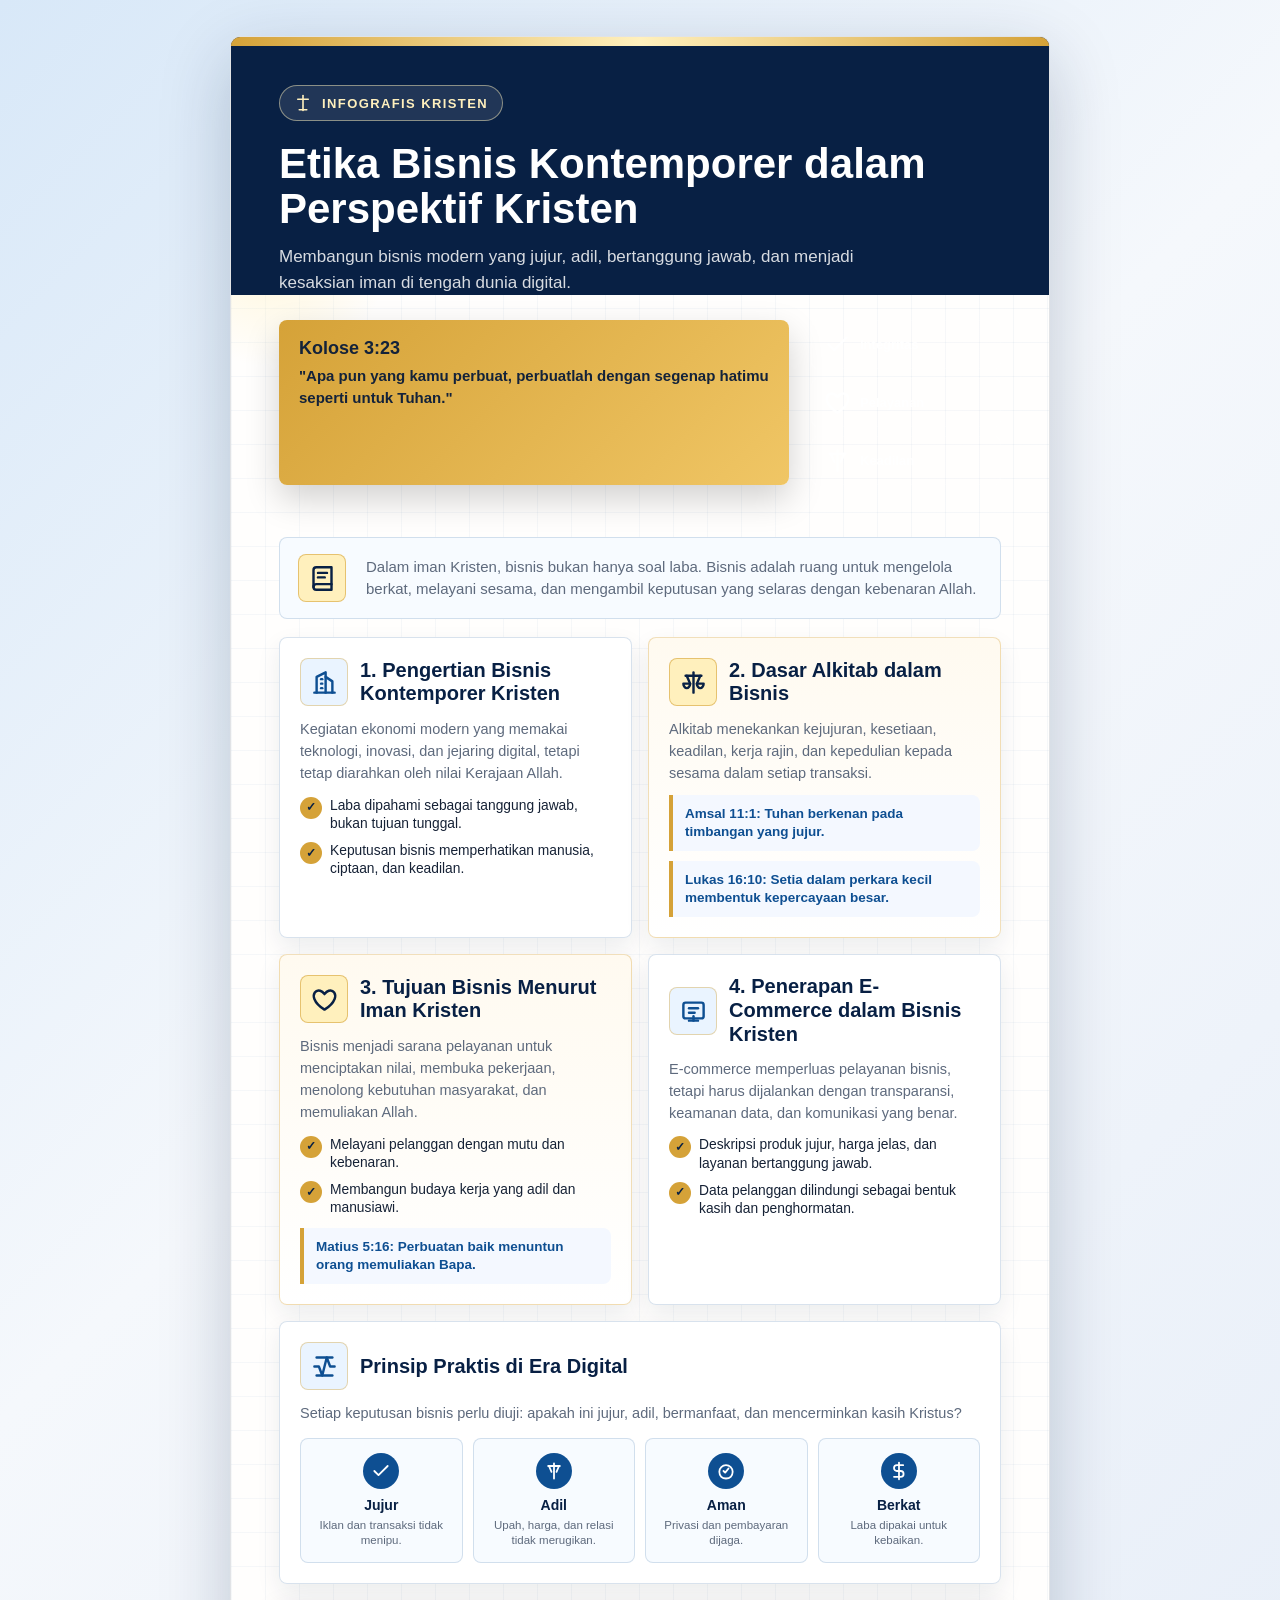
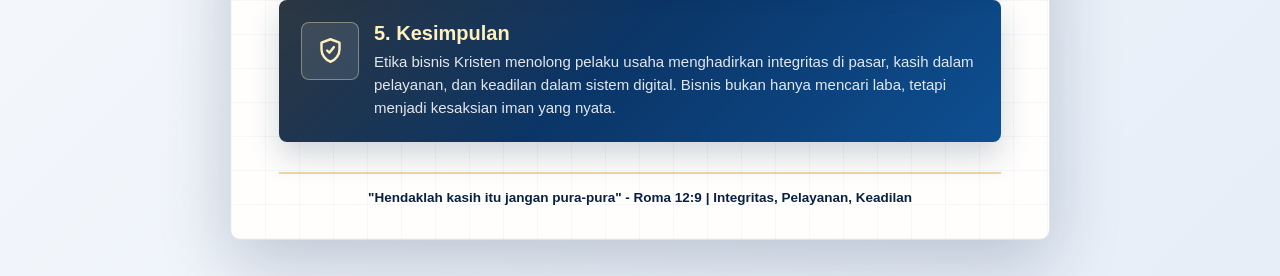
<file: poster-etika-bisnis-kristen.html>
<!DOCTYPE html>
<html lang="id">
<head>
  <meta charset="UTF-8">
  <meta name="viewport" content="width=device-width, initial-scale=1.0">
  <title>Poster Etika Bisnis Kontemporer dalam Perspektif Kristen</title>
  <style>
    :root {
      --navy: #082044;
      --blue: #0e4f92;
      --blue-soft: #eaf4ff;
      --gold: #d5a238;
      --gold-soft: #fff0bd;
      --paper: #fffefd;
      --ink: #162236;
      --muted: #5e6a7d;
      --line: rgba(14, 79, 146, 0.16);
    }

    * {
      box-sizing: border-box;
    }

    body {
      margin: 0;
      min-height: 100vh;
      padding: 36px 18px;
      display: flex;
      justify-content: center;
      align-items: flex-start;
      background:
        linear-gradient(135deg, #d8e8f8 0%, #f5f8fc 45%, #e7eef8 100%);
      font-family: "Segoe UI", Arial, Helvetica, sans-serif;
      color: var(--ink);
    }

    .poster {
      width: min(820px, calc(100vw - 36px));
      min-height: 1180px;
      position: relative;
      overflow: hidden;
      background: var(--paper);
      border: 1px solid rgba(8, 32, 68, 0.12);
      border-radius: 10px;
      box-shadow: 0 22px 70px rgba(8, 32, 68, 0.22);
    }

    .poster::before {
      content: "";
      position: absolute;
      inset: 0;
      background:
        linear-gradient(180deg, var(--navy) 0 258px, transparent 258px),
        radial-gradient(circle at 85% 52px, rgba(213, 162, 56, 0.34), transparent 132px),
        radial-gradient(circle at 5% 210px, rgba(255, 240, 189, 0.55), transparent 120px),
        linear-gradient(90deg, rgba(14, 79, 146, 0.04) 1px, transparent 1px),
        linear-gradient(0deg, rgba(14, 79, 146, 0.04) 1px, transparent 1px);
      background-size: auto, auto, auto, 34px 34px, 34px 34px;
      pointer-events: none;
    }

    .poster::after {
      content: "";
      position: absolute;
      top: 0;
      left: 0;
      right: 0;
      height: 9px;
      background: linear-gradient(90deg, var(--gold), var(--gold-soft), var(--gold));
    }

    header,
    main,
    footer {
      position: relative;
      z-index: 1;
    }

    header {
      padding: 48px 48px 26px;
      color: white;
    }

    .kicker {
      width: max-content;
      max-width: 100%;
      display: flex;
      align-items: center;
      gap: 10px;
      padding: 8px 14px;
      border-radius: 999px;
      background: rgba(255, 255, 255, 0.1);
      border: 1px solid rgba(255, 240, 189, 0.48);
      color: var(--gold-soft);
      font-size: 13px;
      font-weight: 800;
      letter-spacing: 1.4px;
      text-transform: uppercase;
    }

    .kicker svg {
      width: 18px;
      height: 18px;
    }

    h1 {
      margin: 20px 0 12px;
      max-width: 710px;
      font-size: 42px;
      line-height: 1.08;
      letter-spacing: 0;
    }

    .subtitle {
      max-width: 640px;
      margin: 0;
      color: rgba(255, 255, 255, 0.84);
      font-size: 17px;
      line-height: 1.55;
    }

    .hero-row {
      margin-top: 24px;
      display: grid;
      grid-template-columns: 1fr 190px;
      gap: 22px;
      align-items: stretch;
    }

    .verse-card {
      padding: 18px 20px;
      border-radius: 8px;
      background: linear-gradient(135deg, var(--gold), #f0c665);
      color: #13223a;
      box-shadow: 0 14px 34px rgba(0, 0, 0, 0.18);
    }

    .verse-card strong {
      display: block;
      margin-bottom: 6px;
      font-size: 18px;
    }

    .verse-card span {
      display: block;
      font-size: 15px;
      line-height: 1.42;
      font-weight: 700;
    }

    .value-stack {
      display: grid;
      gap: 9px;
    }

    .value-pill {
      display: flex;
      align-items: center;
      gap: 9px;
      padding: 10px 12px;
      border-radius: 8px;
      background: rgba(255, 255, 255, 0.1);
      border: 1px solid rgba(255, 255, 255, 0.18);
      color: rgba(255, 255, 255, 0.92);
      font-size: 13px;
      font-weight: 700;
    }

    main {
      padding: 26px 48px 30px;
    }

    .intro-strip {
      margin-bottom: 18px;
      padding: 16px 18px;
      display: grid;
      grid-template-columns: 54px 1fr;
      gap: 14px;
      align-items: center;
      border-radius: 8px;
      background: #f7fbff;
      border: 1px solid var(--line);
    }

    .intro-strip p {
      margin: 0;
      color: var(--muted);
      font-size: 15px;
      line-height: 1.5;
    }

    .grid {
      display: grid;
      grid-template-columns: 1fr 1fr;
      gap: 16px;
    }

    .panel {
      min-height: 232px;
      padding: 20px;
      border-radius: 8px;
      background: rgba(255, 255, 255, 0.94);
      border: 1px solid var(--line);
      box-shadow: 0 10px 25px rgba(8, 32, 68, 0.08);
    }

    .panel.gold {
      background: linear-gradient(180deg, #fffaf0, #ffffff);
      border-color: rgba(213, 162, 56, 0.34);
    }

    .panel.wide {
      grid-column: 1 / -1;
      min-height: 190px;
    }

    .panel-head {
      display: grid;
      grid-template-columns: 48px 1fr;
      gap: 12px;
      align-items: center;
      margin-bottom: 12px;
    }

    .icon-box {
      width: 48px;
      height: 48px;
      display: grid;
      place-items: center;
      border-radius: 8px;
      color: var(--blue);
      background: var(--blue-soft);
      border: 1px solid rgba(213, 162, 56, 0.4);
    }

    .icon-box.gold-fill {
      color: var(--navy);
      background: var(--gold-soft);
      border-color: rgba(213, 162, 56, 0.58);
    }

    h2 {
      margin: 0;
      color: var(--navy);
      font-size: 20px;
      line-height: 1.18;
      letter-spacing: 0;
    }

    p {
      margin: 0;
      color: var(--muted);
      font-size: 14.5px;
      line-height: 1.52;
    }

    .points {
      display: grid;
      gap: 8px;
      margin: 12px 0 0;
      padding: 0;
      list-style: none;
    }

    .points li {
      display: grid;
      grid-template-columns: 22px 1fr;
      gap: 8px;
      color: var(--ink);
      font-size: 13.8px;
      line-height: 1.35;
    }

    .dot {
      width: 22px;
      height: 22px;
      display: grid;
      place-items: center;
      border-radius: 50%;
      background: var(--gold);
      color: var(--navy);
      font-size: 12px;
      font-weight: 900;
    }

    .verse {
      margin-top: 10px;
      padding: 10px 12px;
      border-left: 4px solid var(--gold);
      border-radius: 0 8px 8px 0;
      background: #f4f8ff;
      color: var(--blue);
      font-size: 13.5px;
      line-height: 1.35;
      font-weight: 750;
    }

    .flow {
      display: grid;
      grid-template-columns: repeat(4, 1fr);
      gap: 10px;
      margin-top: 14px;
    }

    .flow-step {
      min-height: 108px;
      padding: 14px 10px;
      border-radius: 8px;
      background: #f7fbff;
      border: 1px solid var(--line);
      text-align: center;
    }

    .mini-icon {
      width: 36px;
      height: 36px;
      margin: 0 auto 8px;
      display: grid;
      place-items: center;
      border-radius: 50%;
      background: var(--blue);
      color: white;
    }

    .flow-step strong {
      display: block;
      color: var(--navy);
      font-size: 14px;
      line-height: 1.2;
    }

    .flow-step span {
      display: block;
      margin-top: 4px;
      color: var(--muted);
      font-size: 11.5px;
      line-height: 1.28;
    }

    .conclusion {
      margin-top: 16px;
      padding: 22px;
      display: grid;
      grid-template-columns: 58px 1fr;
      gap: 15px;
      border-radius: 8px;
      color: white;
      background:
        linear-gradient(135deg, rgba(213, 162, 56, 0.18), transparent 45%),
        linear-gradient(135deg, var(--navy), var(--blue));
      box-shadow: 0 14px 30px rgba(8, 32, 68, 0.18);
    }

    .conclusion .icon-box {
      width: 58px;
      height: 58px;
      color: var(--gold-soft);
      background: rgba(255, 255, 255, 0.1);
      border-color: rgba(255, 240, 189, 0.38);
    }

    .conclusion h2 {
      color: var(--gold-soft);
      margin-bottom: 6px;
    }

    .conclusion p {
      color: rgba(255, 255, 255, 0.88);
      font-size: 15px;
    }

    footer {
      margin: 0 48px 34px;
      padding-top: 16px;
      border-top: 2px solid rgba(213, 162, 56, 0.45);
      color: var(--navy);
      text-align: center;
      font-size: 13.5px;
      font-weight: 800;
    }

    svg {
      width: 27px;
      height: 27px;
      fill: none;
      stroke: currentColor;
      stroke-linecap: round;
      stroke-linejoin: round;
      stroke-width: 2.15;
    }

    .mini-icon svg {
      width: 20px;
      height: 20px;
    }

    @media (max-width: 720px) {
      body {
        padding: 18px 10px;
      }

      .poster {
        width: min(620px, calc(100vw - 20px));
        min-height: auto;
      }

      header,
      main {
        padding-left: 22px;
        padding-right: 22px;
      }

      h1 {
        font-size: 32px;
      }

      .hero-row,
      .grid,
      .intro-strip,
      .conclusion {
        grid-template-columns: 1fr;
      }

      .flow {
        grid-template-columns: 1fr 1fr;
      }

      footer {
        margin-left: 22px;
        margin-right: 22px;
      }
    }
  </style>
</head>
<body>
  <article class="poster" aria-label="Poster Etika Bisnis Kontemporer dalam Perspektif Kristen">
    <header>
      <div class="kicker">
        <svg viewBox="0 0 24 24" aria-hidden="true"><path d="M12 2v20"/><path d="M5 7h14"/><path d="M7 21h10"/></svg>
        Infografis Kristen
      </div>
      <h1>Etika Bisnis Kontemporer dalam Perspektif Kristen</h1>
      <p class="subtitle">Membangun bisnis modern yang jujur, adil, bertanggung jawab, dan menjadi kesaksian iman di tengah dunia digital.</p>

      <div class="hero-row">
        <div class="verse-card">
          <strong>Kolose 3:23</strong>
          <span>"Apa pun yang kamu perbuat, perbuatlah dengan segenap hatimu seperti untuk Tuhan."</span>
        </div>
        <div class="value-stack">
          <div class="value-pill">
            <svg viewBox="0 0 24 24" aria-hidden="true"><path d="m20 6-11 11-5-5"/></svg>
            Integritas
          </div>
          <div class="value-pill">
            <svg viewBox="0 0 24 24" aria-hidden="true"><path d="M12 21s-7-4.35-9-9.5C1.3 7.2 4 3 8.2 4.2c1.7.5 2.8 1.7 3.8 3 1-1.3 2.1-2.5 3.8-3C20 3 22.7 7.2 21 11.5 19 16.65 12 21 12 21z"/></svg>
            Pelayanan
          </div>
          <div class="value-pill">
            <svg viewBox="0 0 24 24" aria-hidden="true"><path d="M12 3v18"/><path d="M5 6h14"/><path d="m6 6 3 7"/><path d="m18 6-3 7"/></svg>
            Keadilan
          </div>
        </div>
      </div>
    </header>

    <main>
      <section class="intro-strip">
        <div class="icon-box gold-fill" aria-hidden="true">
          <svg viewBox="0 0 24 24"><path d="M4 19.5A2.5 2.5 0 0 1 6.5 17H20"/><path d="M6.5 2H20v20H6.5A2.5 2.5 0 0 1 4 19.5v-15A2.5 2.5 0 0 1 6.5 2z"/><path d="M8 7h8"/><path d="M8 11h6"/></svg>
        </div>
        <p>Dalam iman Kristen, bisnis bukan hanya soal laba. Bisnis adalah ruang untuk mengelola berkat, melayani sesama, dan mengambil keputusan yang selaras dengan kebenaran Allah.</p>
      </section>

      <div class="grid">
        <section class="panel">
          <div class="panel-head">
            <div class="icon-box" aria-hidden="true">
              <svg viewBox="0 0 24 24"><path d="M3 21h18"/><path d="M5 21V7l8-4v18"/><path d="M19 21V11l-6-4"/><path d="M9 9h1"/><path d="M9 13h1"/><path d="M9 17h1"/></svg>
            </div>
            <h2>1. Pengertian Bisnis Kontemporer Kristen</h2>
          </div>
          <p>Kegiatan ekonomi modern yang memakai teknologi, inovasi, dan jejaring digital, tetapi tetap diarahkan oleh nilai Kerajaan Allah.</p>
          <ul class="points">
            <li><span class="dot">&#10003;</span><span>Laba dipahami sebagai tanggung jawab, bukan tujuan tunggal.</span></li>
            <li><span class="dot">&#10003;</span><span>Keputusan bisnis memperhatikan manusia, ciptaan, dan keadilan.</span></li>
          </ul>
        </section>

        <section class="panel gold">
          <div class="panel-head">
            <div class="icon-box gold-fill" aria-hidden="true">
              <svg viewBox="0 0 24 24"><path d="M12 3v18"/><path d="M5 6h14"/><path d="m6 6 3 7"/><path d="m18 6-3 7"/><path d="M3 13h6c0 2-1.5 4-3 4s-3-2-3-4z"/><path d="M15 13h6c0 2-1.5 4-3 4s-3-2-3-4z"/></svg>
            </div>
            <h2>2. Dasar Alkitab dalam Bisnis</h2>
          </div>
          <p>Alkitab menekankan kejujuran, kesetiaan, keadilan, kerja rajin, dan kepedulian kepada sesama dalam setiap transaksi.</p>
          <div class="verse">Amsal 11:1: Tuhan berkenan pada timbangan yang jujur.</div>
          <div class="verse">Lukas 16:10: Setia dalam perkara kecil membentuk kepercayaan besar.</div>
        </section>

        <section class="panel gold">
          <div class="panel-head">
            <div class="icon-box gold-fill" aria-hidden="true">
              <svg viewBox="0 0 24 24"><path d="M12 21s-7-4.35-9-9.5C1.3 7.2 4 3 8.2 4.2c1.7.5 2.8 1.7 3.8 3 1-1.3 2.1-2.5 3.8-3C20 3 22.7 7.2 21 11.5 19 16.65 12 21 12 21z"/></svg>
            </div>
            <h2>3. Tujuan Bisnis Menurut Iman Kristen</h2>
          </div>
          <p>Bisnis menjadi sarana pelayanan untuk menciptakan nilai, membuka pekerjaan, menolong kebutuhan masyarakat, dan memuliakan Allah.</p>
          <ul class="points">
            <li><span class="dot">&#10003;</span><span>Melayani pelanggan dengan mutu dan kebenaran.</span></li>
            <li><span class="dot">&#10003;</span><span>Membangun budaya kerja yang adil dan manusiawi.</span></li>
          </ul>
          <div class="verse">Matius 5:16: Perbuatan baik menuntun orang memuliakan Bapa.</div>
        </section>

        <section class="panel">
          <div class="panel-head">
            <div class="icon-box" aria-hidden="true">
              <svg viewBox="0 0 24 24"><rect x="3" y="5" width="18" height="14" rx="2"/><path d="M8 21h8"/><path d="M12 17v4"/><path d="M8 10h8"/><path d="M8 14h5"/></svg>
            </div>
            <h2>4. Penerapan E-Commerce dalam Bisnis Kristen</h2>
          </div>
          <p>E-commerce memperluas pelayanan bisnis, tetapi harus dijalankan dengan transparansi, keamanan data, dan komunikasi yang benar.</p>
          <ul class="points">
            <li><span class="dot">&#10003;</span><span>Deskripsi produk jujur, harga jelas, dan layanan bertanggung jawab.</span></li>
            <li><span class="dot">&#10003;</span><span>Data pelanggan dilindungi sebagai bentuk kasih dan penghormatan.</span></li>
          </ul>
        </section>

        <section class="panel wide">
          <div class="panel-head">
            <div class="icon-box" aria-hidden="true">
              <svg viewBox="0 0 24 24"><path d="M3 12h4l3 8 4-16 3 8h4"/><path d="M5 4h14"/><path d="M5 20h14"/></svg>
            </div>
            <h2>Prinsip Praktis di Era Digital</h2>
          </div>
          <p>Setiap keputusan bisnis perlu diuji: apakah ini jujur, adil, bermanfaat, dan mencerminkan kasih Kristus?</p>

          <div class="flow">
            <div class="flow-step">
              <div class="mini-icon" aria-hidden="true"><svg viewBox="0 0 24 24"><path d="M20 6 9 17l-5-5"/></svg></div>
              <strong>Jujur</strong>
              <span>Iklan dan transaksi tidak menipu.</span>
            </div>
            <div class="flow-step">
              <div class="mini-icon" aria-hidden="true"><svg viewBox="0 0 24 24"><path d="M12 3v18"/><path d="M5 6h14"/><path d="m6 6 3 7"/><path d="m18 6-3 7"/></svg></div>
              <strong>Adil</strong>
              <span>Upah, harga, dan relasi tidak merugikan.</span>
            </div>
            <div class="flow-step">
              <div class="mini-icon" aria-hidden="true"><svg viewBox="0 0 24 24"><path d="M20 13c0 5-3.5 8-8 8s-8-3-8-8a8 8 0 1 1 16 0z"/><path d="M9 12l2 2 4-5"/></svg></div>
              <strong>Aman</strong>
              <span>Privasi dan pembayaran dijaga.</span>
            </div>
            <div class="flow-step">
              <div class="mini-icon" aria-hidden="true"><svg viewBox="0 0 24 24"><path d="M12 2v20"/><path d="M17 5H9.5a3.5 3.5 0 0 0 0 7H14a3.5 3.5 0 0 1 0 7H6"/></svg></div>
              <strong>Berkat</strong>
              <span>Laba dipakai untuk kebaikan.</span>
            </div>
          </div>
        </section>
      </div>

      <section class="conclusion">
        <div class="icon-box" aria-hidden="true">
          <svg viewBox="0 0 24 24"><path d="M12 2 4 5v6c0 5 3.5 9.5 8 11 4.5-1.5 8-6 8-11V5l-8-3z"/><path d="m9 12 2 2 4-5"/></svg>
        </div>
        <div>
          <h2>5. Kesimpulan</h2>
          <p>Etika bisnis Kristen menolong pelaku usaha menghadirkan integritas di pasar, kasih dalam pelayanan, dan keadilan dalam sistem digital. Bisnis bukan hanya mencari laba, tetapi menjadi kesaksian iman yang nyata.</p>
        </div>
      </section>
    </main>

    <footer>
      "Hendaklah kasih itu jangan pura-pura" - Roma 12:9 | Integritas, Pelayanan, Keadilan
    </footer>
  </article>
</body>
</html>
</file>
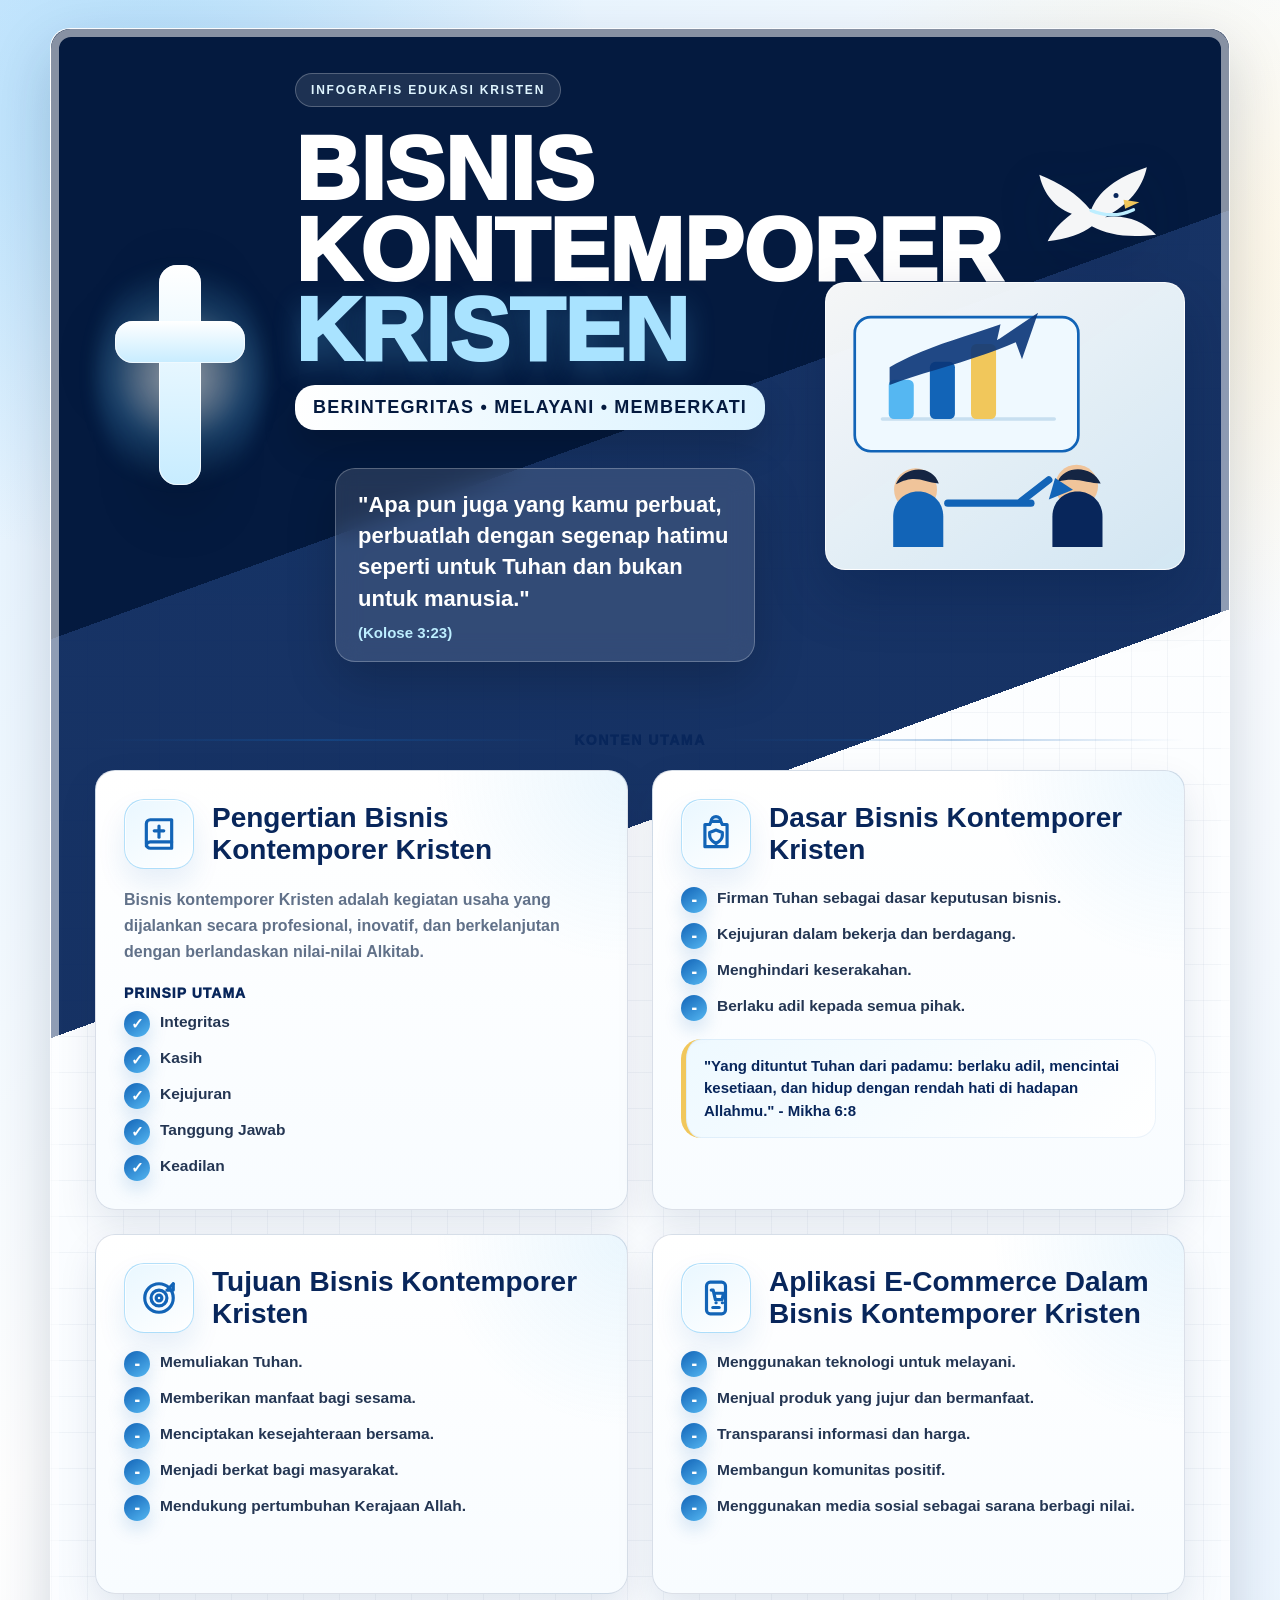
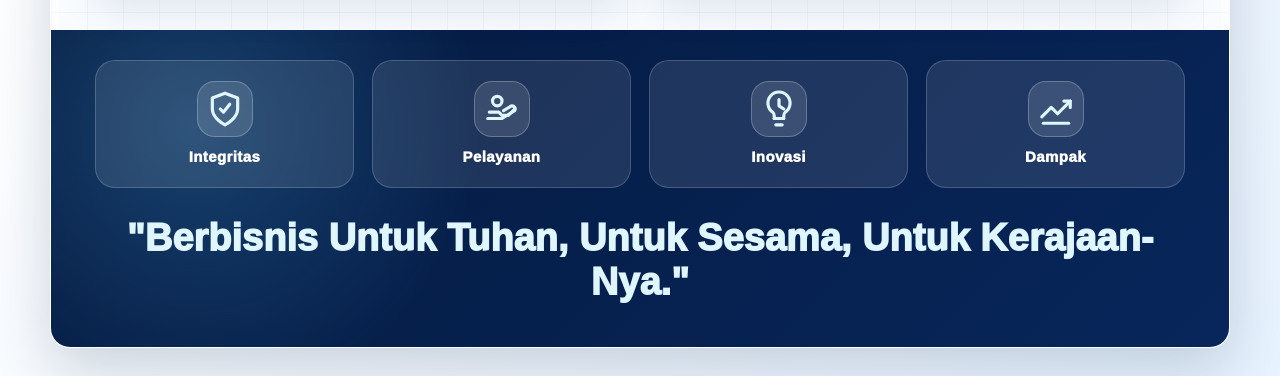
<file: poster.html>
<!DOCTYPE html>
<html lang="id">
<head>
  <meta charset="UTF-8">
  <meta name="viewport" content="width=device-width, initial-scale=1.0">
  <title>Bisnis Kontemporer Kristen</title>
  <style>
    :root {
      --navy: #08265b;
      --deep: #041a3f;
      --blue: #1264b7;
      --sky: #55b7f2;
      --ice: #eaf7ff;
      --white: #ffffff;
      --gold: #f1c75b;
      --ink: #10213f;
      --muted: #617189;
      --line: rgba(8, 38, 91, 0.14);
      --shadow: 0 22px 60px rgba(4, 26, 63, 0.18);
    }

    * {
      box-sizing: border-box;
    }

    html {
      scroll-behavior: smooth;
    }

    body {
      margin: 0;
      min-height: 100vh;
      color: var(--ink);
      font-family: Inter, Poppins, "Segoe UI", Arial, sans-serif;
      background:
        radial-gradient(circle at 12% 6%, rgba(85, 183, 242, 0.34), transparent 28rem),
        radial-gradient(circle at 90% 14%, rgba(241, 199, 91, 0.18), transparent 24rem),
        linear-gradient(135deg, #dcefff 0%, #ffffff 46%, #e7f3ff 100%);
    }

    .page {
      width: min(1180px, calc(100% - 32px));
      margin: 28px auto;
    }

    .poster {
      position: relative;
      overflow: hidden;
      border-radius: 20px;
      background:
        linear-gradient(90deg, rgba(8, 38, 91, 0.04) 1px, transparent 1px),
        linear-gradient(0deg, rgba(8, 38, 91, 0.04) 1px, transparent 1px),
        linear-gradient(180deg, #ffffff 0%, #f7fbff 100%);
      background-size: 36px 36px, 36px 36px, auto;
      border: 1px solid rgba(255, 255, 255, 0.72);
      box-shadow: var(--shadow);
    }

    .poster::before {
      content: "";
      position: absolute;
      inset: 0;
      background:
        linear-gradient(160deg, var(--deep) 0 26%, rgba(8, 38, 91, 0.94) 26% 43%, transparent 43%),
        radial-gradient(circle at 17% 16%, rgba(85, 183, 242, 0.42), transparent 18rem),
        radial-gradient(circle at 76% 7%, rgba(255, 255, 255, 0.2), transparent 13rem);
      pointer-events: none;
    }

    .poster::after {
      content: "";
      position: absolute;
      inset: 0;
      border-radius: inherit;
      border: 8px solid rgba(255, 255, 255, 0.52);
      pointer-events: none;
    }

    .content {
      position: relative;
      z-index: 1;
    }

    .hero {
      min-height: 520px;
      padding: 44px;
      display: grid;
      grid-template-columns: 170px minmax(0, 1fr) 360px;
      gap: 30px;
      align-items: center;
      color: var(--white);
    }

    .cross-wrap {
      position: relative;
      height: 300px;
      display: grid;
      place-items: center;
    }

    .cross-glow {
      position: absolute;
      width: 170px;
      height: 250px;
      border-radius: 50%;
      background: radial-gradient(circle, rgba(255, 255, 255, 0.74), rgba(85, 183, 242, 0.24) 46%, transparent 72%);
      filter: blur(8px);
      animation: glowPulse 4s ease-in-out infinite;
    }

    .cross {
      position: relative;
      width: 130px;
      height: 220px;
      color: white;
      filter: drop-shadow(0 18px 30px rgba(0, 0, 0, 0.24));
    }

    .cross::before,
    .cross::after {
      content: "";
      position: absolute;
      left: 50%;
      top: 50%;
      border-radius: 18px;
      background: linear-gradient(180deg, #ffffff, #c7ecff);
      transform: translate(-50%, -50%);
      box-shadow: inset 0 0 0 1px rgba(255, 255, 255, 0.72);
    }

    .cross::before {
      width: 42px;
      height: 220px;
    }

    .cross::after {
      width: 130px;
      height: 42px;
      top: 35%;
    }

    .hero-copy {
      min-width: 0;
    }

    .eyebrow {
      display: inline-flex;
      align-items: center;
      gap: 10px;
      padding: 9px 15px;
      border-radius: 999px;
      background: rgba(255, 255, 255, 0.1);
      border: 1px solid rgba(255, 255, 255, 0.24);
      color: #dff5ff;
      font-size: 12px;
      font-weight: 800;
      letter-spacing: 1.8px;
      text-transform: uppercase;
    }

    h1 {
      margin: 22px 0 14px;
      font-size: clamp(44px, 7vw, 96px);
      line-height: 0.9;
      font-weight: 950;
      letter-spacing: 0;
    }

    h1 span {
      display: block;
    }

    h1 .accent {
      color: #a9e3ff;
      text-shadow: 0 10px 28px rgba(85, 183, 242, 0.28);
    }

    .tagline {
      display: inline-block;
      max-width: 100%;
      margin-bottom: 22px;
      padding: 12px 18px;
      border-radius: 20px;
      color: var(--deep);
      background: linear-gradient(90deg, #ffffff, #d9f2ff);
      box-shadow: 0 18px 34px rgba(0, 0, 0, 0.18);
      font-size: clamp(13px, 1.8vw, 18px);
      font-weight: 900;
      letter-spacing: 1.2px;
    }

    .verse {
      max-width: 720px;
      padding: 20px 22px;
      border-radius: 20px;
      background: rgba(255, 255, 255, 0.12);
      border: 1px solid rgba(255, 255, 255, 0.24);
      box-shadow: 0 20px 50px rgba(0, 0, 0, 0.18);
      backdrop-filter: blur(12px);
    }

    .verse p {
      margin: 0;
      font-size: clamp(15px, 2vw, 22px);
      line-height: 1.42;
      font-weight: 750;
    }

    .verse cite {
      display: block;
      margin-top: 10px;
      color: #bdeeff;
      font-style: normal;
      font-size: 15px;
      font-weight: 900;
    }

    .hero-art {
      position: relative;
      min-height: 390px;
    }

    .dove {
      position: absolute;
      top: -22px;
      right: 4px;
      width: 150px;
      color: #ffffff;
      filter: drop-shadow(0 14px 24px rgba(4, 26, 63, 0.24));
      animation: float 5s ease-in-out infinite;
    }

    .presentation {
      position: absolute;
      right: 0;
      bottom: 0;
      width: min(360px, 100%);
      min-height: 280px;
      padding: 18px;
      border-radius: 20px;
      background: linear-gradient(145deg, rgba(255, 255, 255, 0.96), rgba(227, 246, 255, 0.92));
      box-shadow: 0 26px 54px rgba(4, 26, 63, 0.28);
      border: 1px solid rgba(255, 255, 255, 0.84);
    }

    .presentation svg {
      width: 100%;
      height: auto;
      display: block;
    }

    .main {
      padding: 10px 44px 36px;
    }

    .section-label {
      display: flex;
      align-items: center;
      gap: 14px;
      margin-bottom: 22px;
      color: var(--navy);
      font-size: 14px;
      font-weight: 950;
      letter-spacing: 1.6px;
      text-transform: uppercase;
    }

    .section-label::before,
    .section-label::after {
      content: "";
      height: 2px;
      flex: 1;
      border-radius: 999px;
      background: linear-gradient(90deg, transparent, rgba(18, 100, 183, 0.32), transparent);
    }

    .grid {
      display: grid;
      grid-template-columns: repeat(2, minmax(0, 1fr));
      gap: 24px;
    }

    .card {
      min-height: 360px;
      padding: 28px;
      border-radius: 20px;
      background:
        radial-gradient(circle at 100% 0, rgba(85, 183, 242, 0.12), transparent 12rem),
        linear-gradient(180deg, #ffffff, #f8fcff);
      border: 1px solid var(--line);
      box-shadow: 0 16px 38px rgba(8, 38, 91, 0.1);
      opacity: 0;
      transform: translateY(24px);
      transition: opacity 700ms ease, transform 700ms ease, box-shadow 250ms ease;
    }

    .card.is-visible {
      opacity: 1;
      transform: translateY(0);
    }

    .card:hover {
      box-shadow: 0 24px 54px rgba(8, 38, 91, 0.16);
    }

    .card-head {
      display: grid;
      grid-template-columns: 70px 1fr;
      gap: 18px;
      align-items: center;
      margin-bottom: 18px;
    }

    .icon {
      width: 70px;
      height: 70px;
      display: grid;
      place-items: center;
      border-radius: 20px;
      color: var(--blue);
      background: linear-gradient(145deg, #e9f7ff, #ffffff);
      border: 1px solid rgba(85, 183, 242, 0.42);
      box-shadow: inset 0 0 0 1px rgba(255, 255, 255, 0.8), 0 14px 28px rgba(18, 100, 183, 0.1);
    }

    .icon svg,
    .foot-icon svg {
      width: 38px;
      height: 38px;
      fill: none;
      stroke: currentColor;
      stroke-width: 2;
      stroke-linecap: round;
      stroke-linejoin: round;
    }

    h2 {
      margin: 0;
      color: var(--navy);
      font-size: clamp(20px, 2.5vw, 28px);
      line-height: 1.12;
      letter-spacing: 0;
    }

    .card p {
      margin: 0;
      color: var(--muted);
      font-size: 16px;
      line-height: 1.62;
      font-weight: 560;
    }

    .subhead {
      margin: 20px 0 10px;
      color: var(--navy);
      font-size: 14px;
      font-weight: 950;
      letter-spacing: 1px;
      text-transform: uppercase;
    }

    ul,
    .checks {
      margin: 0;
      padding: 0;
      list-style: none;
      display: grid;
      gap: 10px;
    }

    li {
      display: grid;
      grid-template-columns: 26px 1fr;
      gap: 10px;
      align-items: start;
      color: #243653;
      font-size: 15.5px;
      line-height: 1.42;
      font-weight: 700;
    }

    .mark {
      width: 26px;
      height: 26px;
      display: grid;
      place-items: center;
      border-radius: 50%;
      color: white;
      background: linear-gradient(145deg, var(--blue), var(--sky));
      box-shadow: 0 8px 18px rgba(18, 100, 183, 0.18);
      font-size: 15px;
      font-weight: 950;
    }

    .quote-box {
      margin-top: 18px;
      padding: 16px 18px;
      border-radius: 20px;
      color: var(--navy);
      background: linear-gradient(135deg, #eef9ff, #ffffff);
      border-left: 5px solid var(--gold);
      box-shadow: inset 0 0 0 1px rgba(18, 100, 183, 0.08);
      font-size: 15px;
      line-height: 1.5;
      font-weight: 850;
    }

    .footer {
      padding: 30px 44px 42px;
      color: white;
      background:
        radial-gradient(circle at 12% 30%, rgba(85, 183, 242, 0.24), transparent 18rem),
        linear-gradient(135deg, var(--deep), var(--navy));
    }

    .footer-grid {
      display: grid;
      grid-template-columns: repeat(4, minmax(0, 1fr));
      gap: 18px;
      margin-bottom: 28px;
    }

    .foot-item {
      display: grid;
      justify-items: center;
      gap: 10px;
      min-height: 128px;
      padding: 20px 12px;
      border-radius: 20px;
      background: rgba(255, 255, 255, 0.1);
      border: 1px solid rgba(255, 255, 255, 0.18);
      text-align: center;
    }

    .foot-icon {
      width: 56px;
      height: 56px;
      display: grid;
      place-items: center;
      border-radius: 18px;
      color: #dff6ff;
      background: rgba(255, 255, 255, 0.12);
      border: 1px solid rgba(255, 255, 255, 0.24);
    }

    .foot-item strong {
      display: block;
      color: #ffffff;
      font-size: 15px;
      font-weight: 950;
      letter-spacing: 0.4px;
    }

    .closing {
      margin: 0;
      color: #dff6ff;
      text-align: center;
      font-size: clamp(22px, 3.3vw, 38px);
      line-height: 1.18;
      font-weight: 950;
      letter-spacing: 0;
    }

    svg.symbols {
      position: absolute;
      width: 0;
      height: 0;
      overflow: hidden;
    }

    @keyframes glowPulse {
      0%, 100% {
        opacity: 0.72;
        transform: scale(1);
      }
      50% {
        opacity: 1;
        transform: scale(1.06);
      }
    }

    @keyframes float {
      0%, 100% {
        transform: translateY(0);
      }
      50% {
        transform: translateY(12px);
      }
    }

    @media (max-width: 980px) {
      .hero {
        grid-template-columns: 120px 1fr;
        min-height: auto;
      }

      .cross-wrap {
        height: 240px;
      }

      .cross {
        width: 105px;
        height: 178px;
      }

      .cross::before {
        width: 34px;
        height: 178px;
      }

      .cross::after {
        width: 105px;
        height: 34px;
      }

      .hero-art {
        grid-column: 1 / -1;
        min-height: 330px;
      }

      .presentation {
        left: 0;
        right: auto;
        width: min(520px, 100%);
      }

      .dove {
        right: 18px;
      }
    }

    @media (max-width: 780px) {
      .page {
        width: min(100% - 18px, 640px);
        margin: 9px auto;
      }

      .poster,
      .poster::after {
        border-radius: 20px;
      }

      .hero,
      .main,
      .footer {
        padding-left: 20px;
        padding-right: 20px;
      }

      .hero {
        padding-top: 28px;
        grid-template-columns: 1fr;
        gap: 18px;
      }

      .cross-wrap {
        height: 170px;
        justify-content: start;
      }

      .cross-glow {
        left: -8px;
      }

      .hero-art {
        min-height: 292px;
      }

      .dove {
        width: 112px;
        top: 0;
      }

      .grid,
      .footer-grid {
        grid-template-columns: 1fr;
      }

      .card {
        min-height: auto;
        padding: 22px;
      }

      .card-head {
        grid-template-columns: 58px 1fr;
        gap: 14px;
      }

      .icon {
        width: 58px;
        height: 58px;
      }

      .icon svg {
        width: 31px;
        height: 31px;
      }

      .section-label {
        font-size: 12px;
      }
    }

    @media (max-width: 460px) {
      .tagline {
        letter-spacing: 0.4px;
      }

      .presentation {
        padding: 10px;
      }

      li {
        font-size: 14.5px;
      }
    }

    @media (prefers-reduced-motion: reduce) {
      *,
      *::before,
      *::after {
        animation-duration: 0.001ms !important;
        animation-iteration-count: 1 !important;
        scroll-behavior: auto !important;
        transition-duration: 0.001ms !important;
      }
    }
  </style>
</head>
<body>
  <div class="page">
    <article class="poster" aria-label="Infografis Bisnis Kontemporer Kristen">
      <svg class="symbols" aria-hidden="true">
        <symbol id="book-cross" viewBox="0 0 24 24">
          <path d="M4 19.5A2.5 2.5 0 0 1 6.5 17H20"></path>
          <path d="M6.5 3H20v18H6.5A2.5 2.5 0 0 1 4 18.5v-13A2.5 2.5 0 0 1 6.5 3z"></path>
          <path d="M12 7v7"></path>
          <path d="M9 10h6"></path>
        </symbol>
        <symbol id="clipboard-shield" viewBox="0 0 24 24">
          <path d="M9 4h6l1 2h3v14H5V6h3z"></path>
          <path d="M9 4a3 3 0 0 1 6 0"></path>
          <path d="M12 18s4-2 4-5v-2l-4-1.5L8 11v2c0 3 4 5 4 5z"></path>
        </symbol>
        <symbol id="target" viewBox="0 0 24 24">
          <circle cx="12" cy="12" r="9"></circle>
          <circle cx="12" cy="12" r="5"></circle>
          <circle cx="12" cy="12" r="1.8"></circle>
          <path d="M18 6l3-3"></path>
          <path d="M21 3v4h-4"></path>
        </symbol>
        <symbol id="phone-cart" viewBox="0 0 24 24">
          <rect x="6" y="2" width="12" height="20" rx="2.4"></rect>
          <path d="M10 18h4"></path>
          <path d="M9 7h1.2l1.4 6h4.2l1-4H11"></path>
          <path d="M12 15h.1M16 15h.1"></path>
        </symbol>
        <symbol id="integrity" viewBox="0 0 24 24">
          <path d="M12 22s8-4 8-10V5l-8-3-8 3v7c0 6 8 10 8 10z"></path>
          <path d="m9 12 2 2 4-5"></path>
        </symbol>
        <symbol id="service" viewBox="0 0 24 24">
          <path d="M4 14h6l2 2h4l4-4"></path>
          <path d="M3 18h9l8-5a2 2 0 0 0-2-3l-5 3"></path>
          <path d="M9 10a3 3 0 1 0 0-6 3 3 0 0 0 0 6z"></path>
        </symbol>
        <symbol id="innovation" viewBox="0 0 24 24">
          <path d="M9 18h6"></path>
          <path d="M10 22h4"></path>
          <path d="M8 14a7 7 0 1 1 8 0c-.7.6-1 1.5-1 2.4V18H9v-1.6c0-.9-.3-1.8-1-2.4z"></path>
          <path d="M12 6v4l3 2"></path>
        </symbol>
        <symbol id="impact" viewBox="0 0 24 24">
          <path d="M3 17l6-6 4 4 8-8"></path>
          <path d="M17 7h4v4"></path>
          <path d="M4 21h16"></path>
        </symbol>
      </svg>

      <div class="content">
        <header class="hero">
          <div class="cross-wrap" aria-hidden="true">
            <div class="cross-glow"></div>
            <div class="cross"></div>
          </div>

          <div class="hero-copy">
            <div class="eyebrow">Infografis Edukasi Kristen</div>
            <h1>
              <span>BISNIS</span>
              <span>KONTEMPORER</span>
              <span class="accent">KRISTEN</span>
            </h1>
            <div class="tagline">BERINTEGRITAS &bull; MELAYANI &bull; MEMBERKATI</div>
            <blockquote class="verse">
              <p>"Apa pun juga yang kamu perbuat, perbuatlah dengan segenap hatimu seperti untuk Tuhan dan bukan untuk manusia."</p>
              <cite>(Kolose 3:23)</cite>
            </blockquote>
          </div>

          <div class="hero-art" aria-hidden="true">
            <svg class="dove" viewBox="0 0 180 120">
              <path d="M49 67C24 57 14 38 10 20c25 10 45 22 62 43 8-23 31-40 67-52-5 25-22 45-50 60 24-3 45 4 61 21-31 4-57 1-77-10-12 9-29 15-53 18 6-12 15-23 29-33z" fill="currentColor" opacity=".96"></path>
              <path d="M72 63c17 7 34 7 51-1" fill="none" stroke="#bdeeff" stroke-width="4" stroke-linecap="round"></path>
              <circle cx="102" cy="45" r="3" fill="#08265b"></circle>
              <path d="M111 50l19 3-17 8" fill="#f1c75b"></path>
            </svg>

            <div class="presentation">
              <svg viewBox="0 0 360 280">
                <rect x="12" y="18" width="250" height="150" rx="18" fill="#eff9ff" stroke="#1264b7" stroke-width="3"></rect>
                <path d="M43 132h192" stroke="#c7dff0" stroke-width="4" stroke-linecap="round"></path>
                <rect x="50" y="88" width="28" height="44" rx="6" fill="#55b7f2"></rect>
                <rect x="96" y="68" width="28" height="64" rx="6" fill="#1264b7"></rect>
                <rect x="142" y="48" width="28" height="84" rx="6" fill="#f1c75b"></rect>
                <path d="M51 74c38-22 75-31 124-48l-4 18 46-31-18 52-7-19C142 68 92 78 51 94z" fill="#0a3678" opacity=".9"></path>
                <circle cx="80" cy="211" r="24" fill="#f0c49a"></circle>
                <path d="M55 275v-34c0-16 12-28 28-28s28 12 28 28v34z" fill="#1264b7"></path>
                <path d="M58 205c8-21 41-23 48-1-18-1-25-11-48 1z" fill="#152543"></path>
                <circle cx="260" cy="207" r="24" fill="#f0c49a"></circle>
                <path d="M233 275v-34c0-16 12-28 28-28s28 12 28 28v34z" fill="#08265b"></path>
                <path d="M239 202c7-19 39-19 48 2-14 0-28-8-48-2z" fill="#152543"></path>
                <path d="M116 226h93" stroke="#1264b7" stroke-width="8" stroke-linecap="round"></path>
                <path d="M198 224l31-24" stroke="#1264b7" stroke-width="8" stroke-linecap="round"></path>
                <path d="M236 198l-7 24 27-11z" fill="#1264b7"></path>
              </svg>
            </div>
          </div>
        </header>

        <main class="main">
          <div class="section-label">Konten Utama</div>
          <section class="grid" aria-label="Empat kartu utama">
            <article class="card reveal">
              <div class="card-head">
                <div class="icon"><svg><use href="#book-cross"></use></svg></div>
                <h2>Pengertian Bisnis Kontemporer Kristen</h2>
              </div>
              <p>Bisnis kontemporer Kristen adalah kegiatan usaha yang dijalankan secara profesional, inovatif, dan berkelanjutan dengan berlandaskan nilai-nilai Alkitab.</p>
              <div class="subhead">Prinsip Utama</div>
              <ul class="checks">
                <li><span class="mark">&#10003;</span><span>Integritas</span></li>
                <li><span class="mark">&#10003;</span><span>Kasih</span></li>
                <li><span class="mark">&#10003;</span><span>Kejujuran</span></li>
                <li><span class="mark">&#10003;</span><span>Tanggung Jawab</span></li>
                <li><span class="mark">&#10003;</span><span>Keadilan</span></li>
              </ul>
            </article>

            <article class="card reveal">
              <div class="card-head">
                <div class="icon"><svg><use href="#clipboard-shield"></use></svg></div>
                <h2>Dasar Bisnis Kontemporer Kristen</h2>
              </div>
              <ul>
                <li><span class="mark">-</span><span>Firman Tuhan sebagai dasar keputusan bisnis.</span></li>
                <li><span class="mark">-</span><span>Kejujuran dalam bekerja dan berdagang.</span></li>
                <li><span class="mark">-</span><span>Menghindari keserakahan.</span></li>
                <li><span class="mark">-</span><span>Berlaku adil kepada semua pihak.</span></li>
              </ul>
              <div class="quote-box">"Yang dituntut Tuhan dari padamu: berlaku adil, mencintai kesetiaan, dan hidup dengan rendah hati di hadapan Allahmu." - Mikha 6:8</div>
            </article>

            <article class="card reveal">
              <div class="card-head">
                <div class="icon"><svg><use href="#target"></use></svg></div>
                <h2>Tujuan Bisnis Kontemporer Kristen</h2>
              </div>
              <ul>
                <li><span class="mark">-</span><span>Memuliakan Tuhan.</span></li>
                <li><span class="mark">-</span><span>Memberikan manfaat bagi sesama.</span></li>
                <li><span class="mark">-</span><span>Menciptakan kesejahteraan bersama.</span></li>
                <li><span class="mark">-</span><span>Menjadi berkat bagi masyarakat.</span></li>
                <li><span class="mark">-</span><span>Mendukung pertumbuhan Kerajaan Allah.</span></li>
              </ul>
            </article>

            <article class="card reveal">
              <div class="card-head">
                <div class="icon"><svg><use href="#phone-cart"></use></svg></div>
                <h2>Aplikasi E-Commerce Dalam Bisnis Kontemporer Kristen</h2>
              </div>
              <ul>
                <li><span class="mark">-</span><span>Menggunakan teknologi untuk melayani.</span></li>
                <li><span class="mark">-</span><span>Menjual produk yang jujur dan bermanfaat.</span></li>
                <li><span class="mark">-</span><span>Transparansi informasi dan harga.</span></li>
                <li><span class="mark">-</span><span>Membangun komunitas positif.</span></li>
                <li><span class="mark">-</span><span>Menggunakan media sosial sebagai sarana berbagi nilai.</span></li>
              </ul>
            </article>
          </section>
        </main>

        <footer class="footer">
          <div class="footer-grid">
            <div class="foot-item reveal">
              <div class="foot-icon"><svg><use href="#integrity"></use></svg></div>
              <strong>Integritas</strong>
            </div>
            <div class="foot-item reveal">
              <div class="foot-icon"><svg><use href="#service"></use></svg></div>
              <strong>Pelayanan</strong>
            </div>
            <div class="foot-item reveal">
              <div class="foot-icon"><svg><use href="#innovation"></use></svg></div>
              <strong>Inovasi</strong>
            </div>
            <div class="foot-item reveal">
              <div class="foot-icon"><svg><use href="#impact"></use></svg></div>
              <strong>Dampak</strong>
            </div>
          </div>
          <p class="closing">"Berbisnis Untuk Tuhan, Untuk Sesama, Untuk Kerajaan-Nya."</p>
        </footer>
      </div>
    </article>
  </div>

  <script>
    const revealItems = document.querySelectorAll(".reveal");

    const observer = new IntersectionObserver((entries) => {
      entries.forEach((entry) => {
        if (entry.isIntersecting) {
          entry.target.classList.add("is-visible");
          observer.unobserve(entry.target);
        }
      });
    }, {
      threshold: 0.16,
      rootMargin: "0px 0px -40px 0px"
    });

    revealItems.forEach((item, index) => {
      item.style.transitionDelay = `${Math.min(index * 80, 320)}ms`;
      observer.observe(item);
    });
  </script>
</body>
</html>
</file>
<file: style.css>
/* ================= GLOBAL STYLES ================= */
* {
    margin: 0;
    padding: 0;
    box-sizing: border-box;
    font-family: 'Poppins', sans-serif;
}

html {
    scroll-behavior: smooth;
}

body {
    background-color: #f4f7f6;
    color: #333;
    transition: all 0.3s ease;
}

.container {
    display: flex;
    min-height: 100vh;
}

/* ================= SIDEBAR (KIRI) ================= */
.sidebar {
    width: 300px;
    background: linear-gradient(to bottom, #8e2de2, #4a00e0);
    color: white;
    padding: 40px 20px;
    position: fixed;
    height: 100vh;
    text-align: center;
    z-index: 100;
}

.profile .circle {
    width: 150px;
    height: 150px;
    border-radius: 50%;
    overflow: hidden;
    margin: 0 auto 20px;
    border: 5px solid rgba(255,255,255,0.2);
    box-shadow: 0 10px 20px rgba(0,0,0,0.2);
}

.profile .circle img {
    width: 100%;
    height: 100%;
    object-fit: cover;
}

.menu {
    margin-top: 40px;
    display: flex;
    flex-direction: column;
    gap: 15px;
}

.menu a {
    color: white;
    text-decoration: none;
    padding: 12px;
    border-radius: 10px;
    transition: 0.3s;
    background: rgba(255,255,255,0.1);
    font-weight: 500;
}

.menu a:hover {
    background: rgba(255,255,255,0.3);
    transform: translateX(10px);
}

/* ================= MAIN CONTENT (KANAN) ================= */
.content {
    margin-left: 300px;
    padding: 40px;
    width: calc(100% - 300px);
}

.card {
    background: white;
    padding: 35px;
    border-radius: 20px;
    margin-bottom: 30px;
    box-shadow: 0 10px 30px rgba(0,0,0,0.05);
    animation: fadeIn 0.8s ease;
}

/* Biodata Table */
table {
    width: 100%;
    border-collapse: collapse;
    margin: 20px 0;
}

td {
    padding: 15px 10px;
    border-bottom: 1px solid #eee;
}

.label {
    font-weight: 700;
    width: 35%;
    color: #8e2de2;
}

/* Portfolio Grid */
.grid {
    display: grid;
    grid-template-columns: repeat(auto-fit, minmax(250px, 1fr));
    gap: 20px;
    margin-top: 25px;
}

.box {
    background: #fdf0ff;
    padding: 20px;
    border-radius: 15px;
    text-align: center;
    transition: 0.3s;
}

.box:hover {
    transform: translateY(-10px);
    box-shadow: 0 10px 20px rgba(142, 45, 226, 0.1);
}

.project-img {
    width: 100%;
    height: 180px;
    object-fit: cover;
    border-radius: 12px;
    margin-bottom: 15px;
}

/* ================= UPGRADE ARTIKEL BOX ================= */
.artikel-box {
    line-height: 1.8;
    color: #444;
}

.artikel-box h3 {
    font-size: 1.8rem;
    margin-bottom: 10px;
    background: linear-gradient(to right, #8e2de2, #4a00e0);
    -webkit-background-clip: text;
    -webkit-text-fill-color: transparent;
}

.artikel-info {
    font-size: 0.9rem;
    color: #888;
    margin-bottom: 25px;
    border-bottom: 2px solid #f0f0f0;
    padding-bottom: 10px;
    display: block;
}

.artikel-box h4 {
    background: #fdf0ff;
    display: inline-block;
    padding: 6px 18px;
    border-radius: 8px;
    color: #8e2de2;
    margin-top: 25px;
    margin-bottom: 15px;
    border-left: 4px solid #8e2de2;
    font-size: 1.1rem;
}

.artikel-box p {
    margin-bottom: 15px;
    text-align: justify;
}

.artikel-box ul {
    list-style: none;
    margin: 20px 0;
}

.artikel-box li {
    background: #f9f9f9;
    margin-bottom: 10px;
    padding: 12px 18px;
    border-radius: 12px;
    transition: 0.3s;
    display: flex;
    align-items: center;
}

.artikel-box li::before {
    content: "✨";
    margin-right: 12px;
}

.artikel-box li:hover {
    transform: translateX(10px);
    background: #f4e6ff;
}

.artikel-box a {
    color: #8e2de2;
    text-decoration: none;
    font-weight: 600;
}

.studi-kasus-img {
    width: 100%;
    height: auto;
    display: block;
    margin: 15px 0;
    border-radius: 12px;
    border: 1px solid #eee;
}

/* ================= DARK MODE 🌙 ================= */
body.dark {
    background: #1e1e2f;
    color: #eee;
}

body.dark .card {
    background: #2c2c3e;
    color: #eee;
    box-shadow: 0 10px 30px rgba(0,0,0,0.2);
}

body.dark td { border-bottom: 1px solid #3a3a50; }

body.dark .box, body.dark .artikel-box h4, body.dark .artikel-box li {
    background: #3a3a50;
    color: #eee;
}

body.dark .studi-kasus-img {
    border-color: #3a3a50;
}

body.dark .artikel-box h3 {
    background: linear-gradient(to right, #b06ab3, #8e2de2);
    -webkit-background-clip: text;
}

/* Toggle Button */
.toggle-dark {
    position: fixed;
    bottom: 25px;
    right: 25px;
    background: #8e2de2;
    color: white;
    border: none;
    width: 55px;
    height: 55px;
    border-radius: 50%;
    cursor: pointer;
    font-size: 22px;
    box-shadow: 0 5px 15px rgba(0,0,0,0.3);
    z-index: 1000;
    transition: 0.3s;
}

.toggle-dark:hover { transform: scale(1.1); }

/* ================= ANIMASI & RESPONSIVE ================= */
@keyframes fadeIn {
    from { opacity: 0; transform: translateY(20px); }
    to { opacity: 1; transform: translateY(0); }
}

@media (max-width: 992px) {
    .sidebar { width: 250px; }
    .content { margin-left: 250px; width: calc(100% - 250px); }
}

@media (max-width: 768px) {
    .container { flex-direction: column; }
    .sidebar {
        width: 100%;
        height: auto;
        position: relative;
        padding: 30px 20px;
    }
    .content {
        margin-left: 0;
        width: 100%;
        padding: 20px;
    }
    .toggle-dark { bottom: 15px; right: 15px; width: 45px; height: 45px; }
}
</file>
